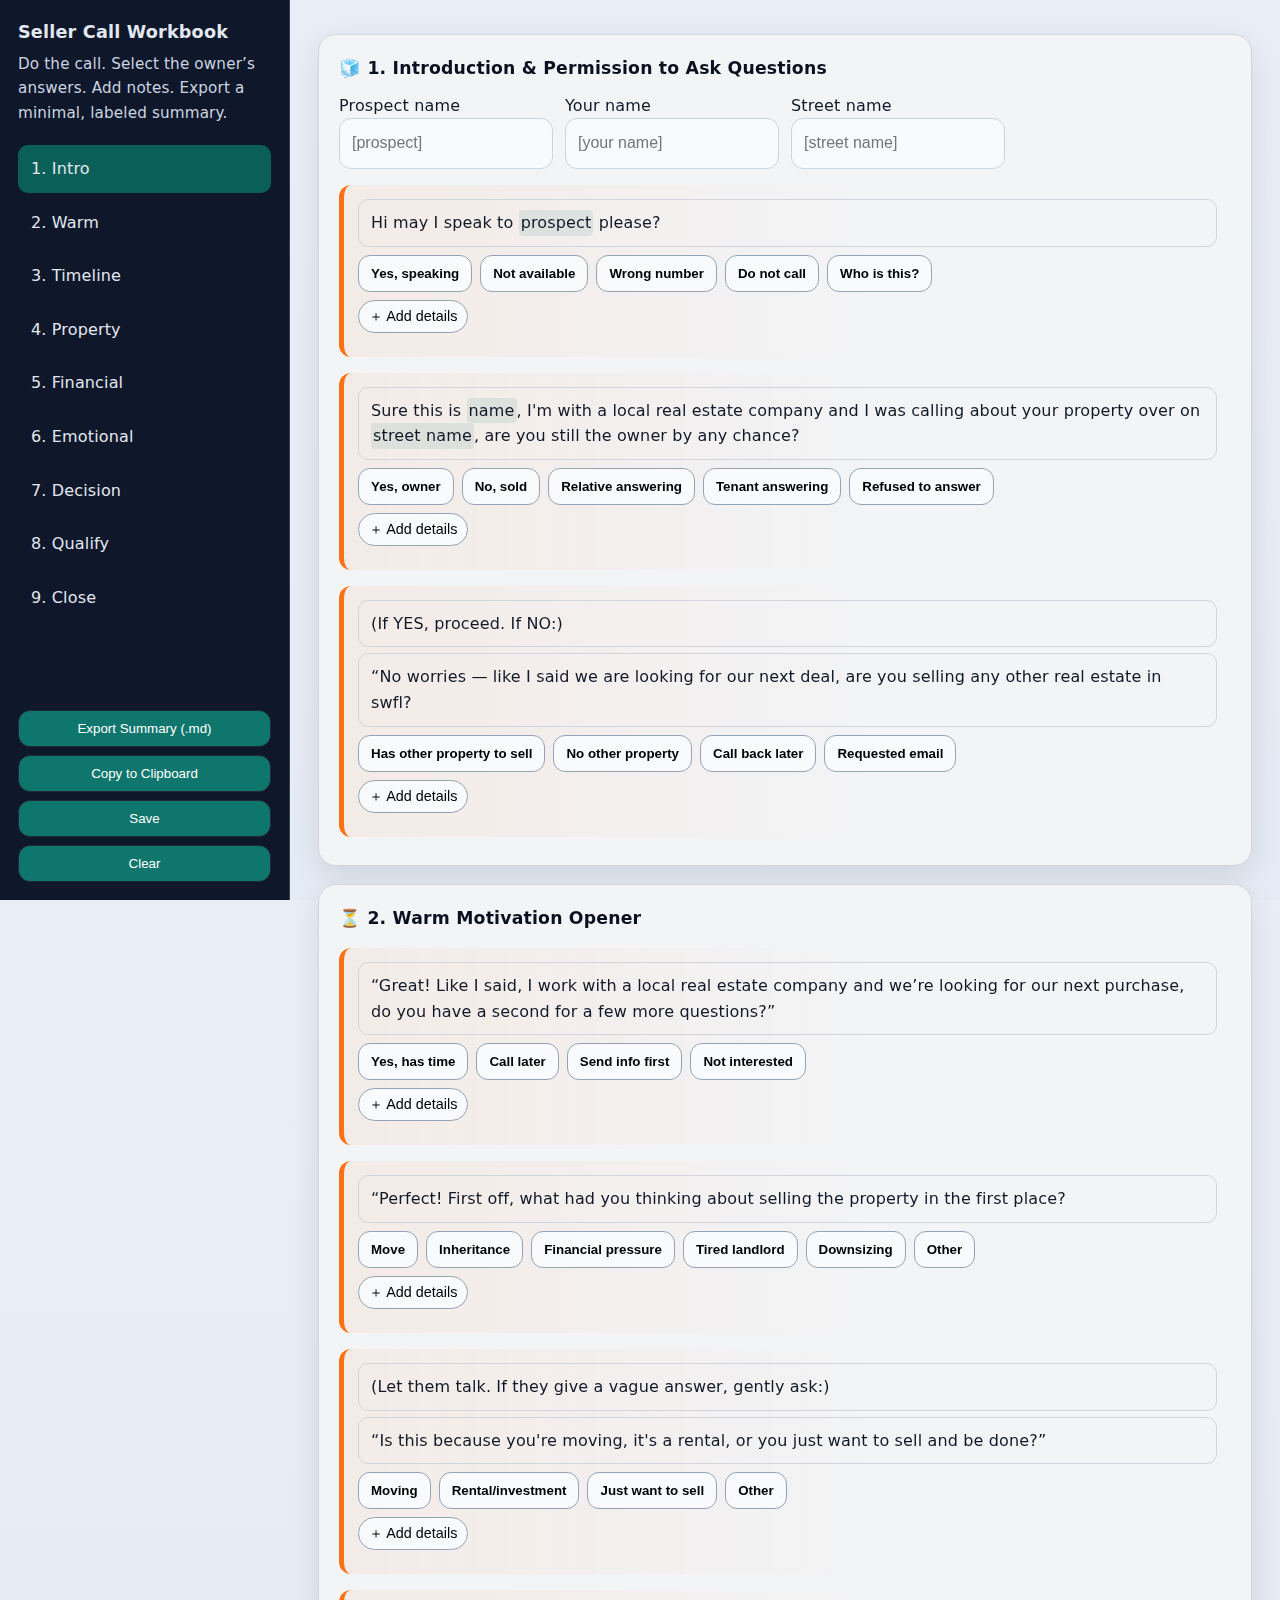
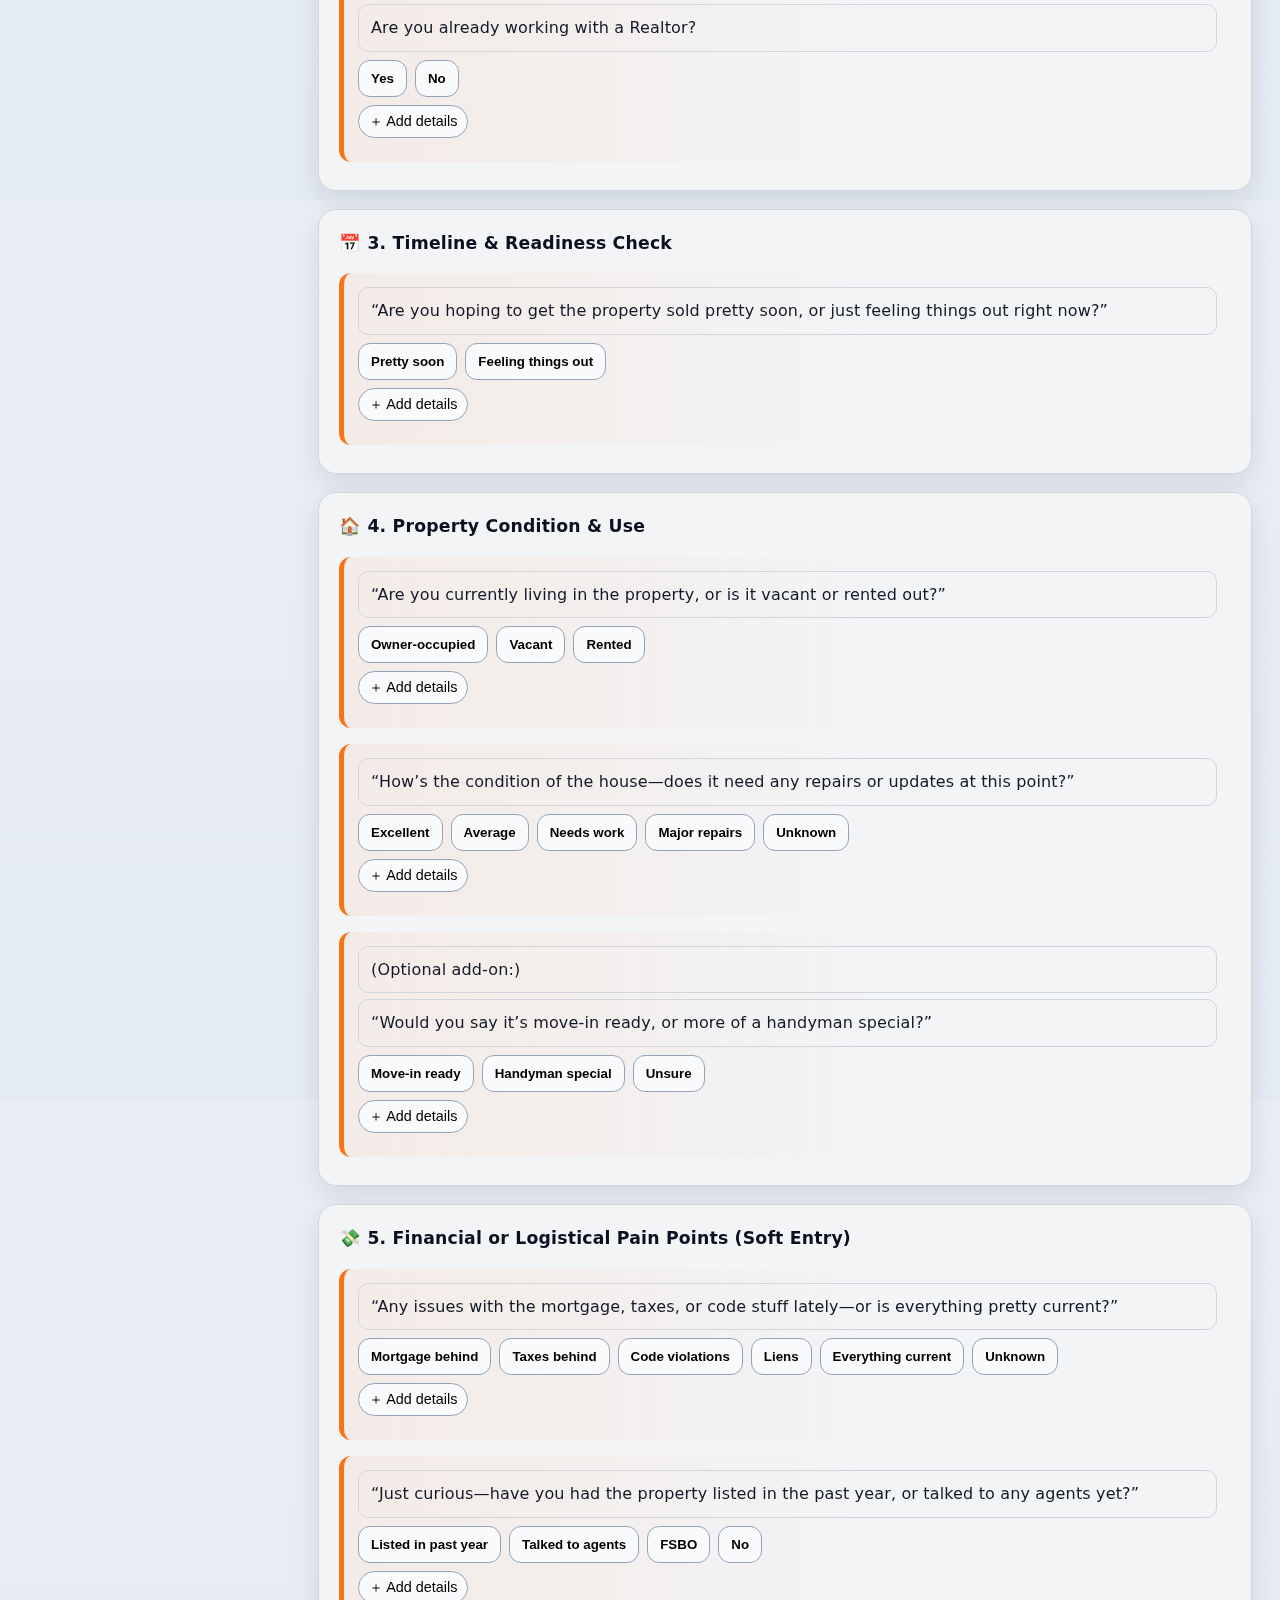
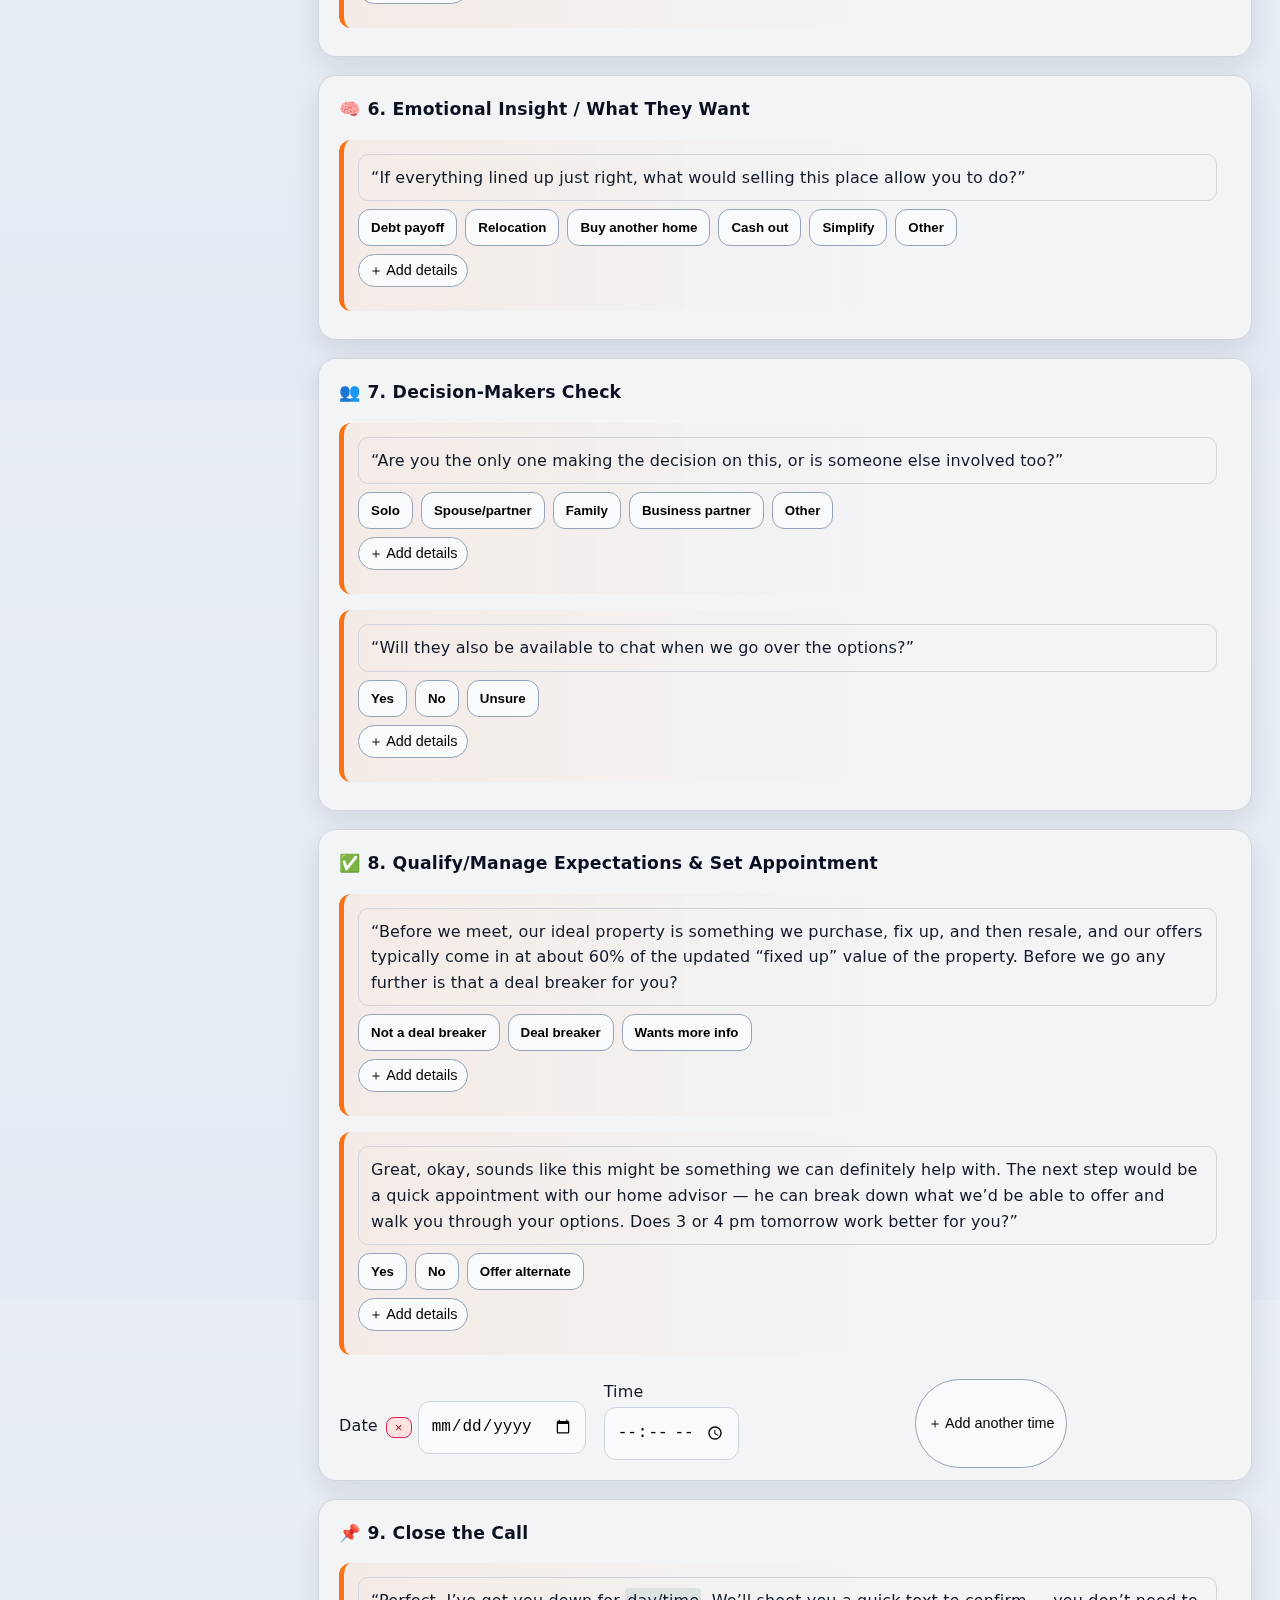
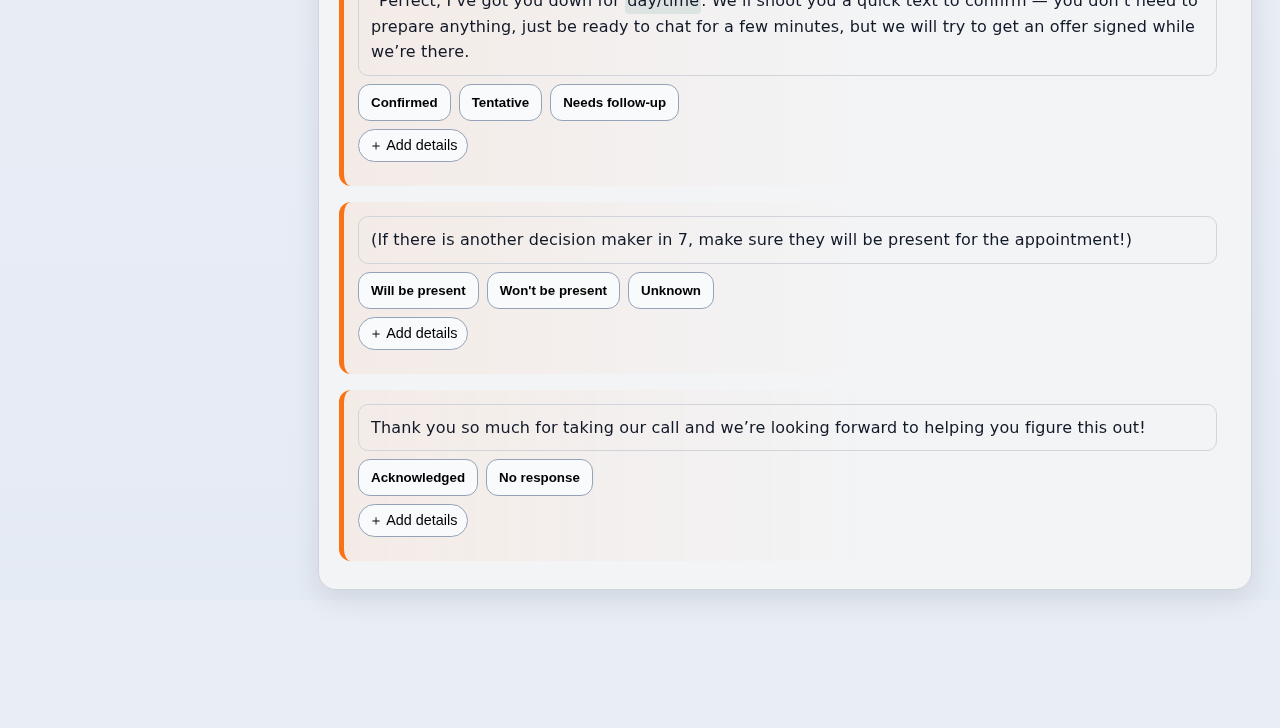
<file: Cold-Call-Workbook/index.html>
<!DOCTYPE html>

<html lang="en">
<head>
<meta charset="utf-8"/>
<meta content="width=device-width, initial-scale=1" name="viewport"/>
<title>Seller Call Workbook v6.12</title>
<link href="styles.css" rel="stylesheet"/>
</head>
<body>
<aside class="sidebar">
<div class="brand">
<h1>Seller Call Workbook</h1>
<p>Do the call. Select the owner’s answers. Add notes. Export a minimal, labeled summary.</p>
</div>
<nav class="toc">
<a href="#intro">1. Intro</a>
<a href="#warm">2. Warm</a>
<a href="#timeline">3. Timeline</a>
<a href="#property">4. Property</a>
<a href="#finance">5. Financial</a>
<a href="#emotional">6. Emotional</a>
<a href="#decision">7. Decision</a>
<a href="#qualify">8. Qualify</a>
<a href="#close">9. Close</a>
</nav>
<div class="side-actions">
<button class="primary" id="export-md">Export Summary (.md)</button>
<button id="copy-md">Copy to Clipboard</button>
<button id="save">Save</button>
<button id="clear">Clear</button>
</div>
</aside>
<main class="content">
<!-- 1. INTRO -->
<section class="card" id="intro">
<h2>🧊 1. Introduction &amp; Permission to Ask Questions</h2>
<div class="grid grid-4">
<label>Prospect name <input data-key="prospect_name" placeholder="[prospect]"/></label>
<label>Your name <input data-key="your_name" placeholder="[your name]"/></label>
<label>Street name <input data-key="street_name" placeholder="[street name]"/></label>
</div>
<div class="q">
<div class="prompt" data-tpl="Hi may I speak to [prospect] please?"></div>
<div class="chips" data-key="q1_speak">
<button data-val="Yes, speaking">Yes, speaking</button>
<button data-val="Not available">Not available</button>
<button data-val="Wrong number">Wrong number</button>
<button data-val="Do not call">Do not call</button>
<button data-val="Who is this?">Who is this?</button>
</div>
<button class="notes-trigger" type="button">＋ Add details</button>
<div class="notes collapsed">
<textarea data-key="q1_notes" placeholder="Additional info for this line"></textarea>
</div>
</div>
<div class="q">
<div class="prompt" data-tpl="Sure this is [name], I'm with a local real estate company and I was calling about your property over on [street name], are you still the owner by any chance?"></div>
<div class="chips" data-key="q3_owner">
<button data-val="Yes, owner">Yes, owner</button>
<button data-val="No, sold">No, sold</button>
<button data-val="Relative answering">Relative answering</button>
<button data-val="Tenant answering">Tenant answering</button>
<button data-val="Refused to answer">Refused to answer</button>
</div>
<button class="notes-trigger" type="button">＋ Add details</button>
<div class="notes collapsed">
<textarea data-key="q3_notes" placeholder="Additional info for this line"></textarea>
</div>
</div>
<div class="q">
<div class="prompt">(If YES, proceed. If NO:)</div>
<div class="prompt" data-tpl="“No worries — like I said we are looking for our next deal, are you selling any other real estate in swfl?"></div>
<div class="chips" data-key="q4_other_props">
<button data-val="Has other property to sell">Has other property to sell</button>
<button data-val="No other property">No other property</button>
<button data-val="Call back later">Call back later</button>
<button data-val="Requested email">Requested email</button>
</div>
<button class="notes-trigger" type="button">＋ Add details</button>
<div class="notes collapsed">
<textarea data-key="q4_notes" placeholder="Additional info for this line"></textarea>
</div>
</div>
</section>
<!-- 2. WARM -->
<section class="card" id="warm">
<h2>⏳ 2. Warm Motivation Opener</h2>




<div class="q">
<div class="prompt">“Great! Like I said, I work with a local real estate company and we’re looking for our next purchase, do you have a second for a few more questions?”</div>
<div class="chips" data-key="q5_time">
<button data-val="Yes, has time">Yes, has time</button>
<button data-val="Call later">Call later</button>
<button data-val="Send info first">Send info first</button>
<button data-val="Not interested">Not interested</button>
</div>
<button class="notes-trigger" type="button">＋ Add details</button>
<div class="notes collapsed">
<textarea data-key="q5_notes" placeholder="Additional info for this line"></textarea>
</div>
</div><div class="q">
<div class="prompt">“Perfect! First off, what had you thinking about selling the property in the first place?</div>
<div class="chips" data-key="q7_reason">
<button data-val="Move">Move</button>
<button data-val="Inheritance">Inheritance</button>
<button data-val="Financial pressure">Financial pressure</button>
<button data-val="Tired landlord">Tired landlord</button>
<button data-val="Downsizing">Downsizing</button>
<button data-val="Other">Other</button>
</div>
<button class="notes-trigger" type="button">＋ Add details</button>
<div class="notes collapsed">
<textarea data-key="motivation_primary" placeholder="Their reason in their words"></textarea>
</div>
</div><div class="q">
<div class="prompt">(Let them talk. If they give a vague answer, gently ask:)</div>
<div class="prompt">“Is this because you're moving, it's a rental, or you just want to sell and be done?”</div>
<div class="chips" data-key="motivation_clarifier">
<button data-val="Moving">Moving</button>
<button data-val="Rental/investment">Rental/investment</button>
<button data-val="Just want to sell">Just want to sell</button>
<button data-val="Other">Other</button>
</div>
<button class="notes-trigger" type="button">＋ Add details</button>
<div class="notes collapsed">
<textarea data-key="motivation_other" placeholder="If other, specify"></textarea>
</div>
</div><div class="q">
<div class="prompt">Are you already working with a Realtor?</div>
<div class="chips" data-key="realtor_already">
<button data-val="Yes">Yes</button>
<button data-val="No">No</button>
</div>
<button class="notes-trigger" type="button">＋ Add details</button>
<div class="notes collapsed">
<textarea data-key="realtor_notes" placeholder="Agent name, brokerage, terms"></textarea>
</div>
</div></section>
<!-- 3. TIMELINE -->
<section class="card" id="timeline">
<h2>📅 3. Timeline &amp; Readiness Check</h2>
<div class="q">
<div class="prompt">“Are you hoping to get the property sold pretty soon, or just feeling things out right now?”</div>
<div class="chips" data-key="timeline_state">
<button data-val="Pretty soon">Pretty soon</button>
<button data-val="Feeling things out">Feeling things out</button>
</div>
<button class="notes-trigger" type="button">＋ Add details</button>
<div class="notes collapsed">
<textarea data-key="timeline_notes" placeholder="Any extra context"></textarea>
</div>
</div>
<div class="q" data-show-if="timeline_state=Pretty soon">
<div class="prompt">“If you could sell it on your terms, how soon would you like that to happen?”</div>
<div class="chips" data-key="timeline_speed">
<button data-val="ASAP">ASAP</button>
<button data-val="~30 days">~30 days</button>
<button data-val="60–90 days">60–90 days</button>
<button data-val="Date specific">Date specific</button>
</div>
<input data-key="timeline_ideal" placeholder="If date specific, type it"/>
<button class="notes-trigger" type="button">＋ Add details</button>
<div class="notes collapsed">
<textarea data-key="timeline_ideal_notes" placeholder="Notes on desired timing"></textarea>
</div>
</div>
</section>
<!-- 4. PROPERTY -->
<section class="card" id="property">
<h2>🏠 4. Property Condition &amp; Use</h2>
<div class="q">
<div class="prompt">“Are you currently living in the property, or is it vacant or rented out?”</div>
<div class="chips" data-key="occupancy">
<button data-val="Owner-occupied">Owner-occupied</button>
<button data-val="Vacant">Vacant</button>
<button data-val="Rented">Rented</button>
</div>
<button class="notes-trigger" type="button">＋ Add details</button>
<div class="notes collapsed">
<textarea data-key="occupancy_notes" placeholder="Names, lease status, access notes"></textarea>
</div>
</div>
<div class="q">
<div class="prompt">“How’s the condition of the house—does it need any repairs or updates at this point?”</div>
<div class="chips" data-key="condition_level">
<button data-val="Excellent">Excellent</button>
<button data-val="Average">Average</button>
<button data-val="Needs work">Needs work</button>
<button data-val="Major repairs">Major repairs</button>
<button data-val="Unknown">Unknown</button>
</div>
<button class="notes-trigger" type="button">＋ Add details</button>
<div class="notes collapsed">
<textarea data-key="condition_repairs" placeholder="Specific repairs or updates"></textarea>
</div>
</div>
<div class="q">
<div class="prompt">(Optional add-on:)</div>
<div class="prompt">“Would you say it’s move-in ready, or more of a handyman special?”</div>
<div class="chips" data-key="condition_grade">
<button data-val="Move-in ready">Move-in ready</button>
<button data-val="Handyman special">Handyman special</button>
<button data-val="Unsure">Unsure</button>
</div>
<button class="notes-trigger" type="button">＋ Add details</button>
<div class="notes collapsed">
<textarea data-key="condition_grade_notes" placeholder="Any detail"></textarea>
</div>
</div>
</section>
<!-- 5. FINANCIAL -->
<section class="card" id="finance">
<h2>💸 5. Financial or Logistical Pain Points (Soft Entry)</h2>
<div class="q">
<div class="prompt">“Any issues with the mortgage, taxes, or code stuff lately—or is everything pretty current?”</div>
<div class="chips" data-key="financial_issues">
<button data-val="Mortgage behind">Mortgage behind</button>
<button data-val="Taxes behind">Taxes behind</button>
<button data-val="Code violations">Code violations</button>
<button data-val="Liens">Liens</button>
<button data-val="Everything current">Everything current</button>
<button data-val="Unknown">Unknown</button>
</div>
<button class="notes-trigger" type="button">＋ Add details</button>
<div class="notes collapsed">
<textarea data-key="financial_notes" placeholder="Amounts, timelines, references"></textarea>
</div>
</div>
<div class="q">
<div class="prompt">“Just curious—have you had the property listed in the past year, or talked to any agents yet?”</div>
<div class="chips" data-key="past_listed">
<button data-val="Listed in past year">Listed in past year</button>
<button data-val="Talked to agents">Talked to agents</button>
<button data-val="FSBO">FSBO</button>
<button data-val="No">No</button>
</div>
<button class="notes-trigger" type="button">＋ Add details</button>
<div class="notes collapsed">
<textarea data-key="past_listed_notes" placeholder="MLS #, dates, price, agent names"></textarea>
</div>
</div>
</section>
<!-- 6. EMOTIONAL -->
<section class="card" id="emotional">
<h2>🧠 6. Emotional Insight / What They Want</h2>
<div class="q">
<div class="prompt">“If everything lined up just right, what would selling this place allow you to do?”</div>
<div class="chips" data-key="emotional_theme">
<button data-val="Debt payoff">Debt payoff</button>
<button data-val="Relocation">Relocation</button>
<button data-val="Buy another home">Buy another home</button>
<button data-val="Cash out">Cash out</button>
<button data-val="Simplify">Simplify</button>
<button data-val="Other">Other</button>
</div>
<button class="notes-trigger" type="button">＋ Add details</button>
<div class="notes collapsed">
<textarea data-key="emotional_why" placeholder="Their 'why' verbatim or summary"></textarea>
</div>
</div>
</section>
<!-- 7. DECISION -->
<section class="card" id="decision">
<h2>👥 7. Decision-Makers Check</h2>
<div class="q">
<div class="prompt">“Are you the only one making the decision on this, or is someone else involved too?”</div>
<div class="chips" data-key="decision_structure">
<button data-val="Solo">Solo</button>
<button data-val="Spouse/partner">Spouse/partner</button>
<button data-val="Family">Family</button>
<button data-val="Business partner">Business partner</button>
<button data-val="Other">Other</button>
</div>
<button class="notes-trigger" type="button">＋ Add details</button>
<div class="notes collapsed">
<textarea data-key="decision_makers" placeholder="Names and roles"></textarea>
</div>
</div>
<div class="q">
<div class="prompt">“Will they also be available to chat when we go over the options?”</div>
<div class="chips" data-key="decision_availability">
<button data-val="Yes">Yes</button>
<button data-val="No">No</button>
<button data-val="Unsure">Unsure</button>
</div>
<button class="notes-trigger" type="button">＋ Add details</button>
<div class="notes collapsed">
<textarea data-key="decision_notes" placeholder="Availability constraints"></textarea>
</div>
</div>
</section>
<!-- 8. QUALIFY -->
<section class="card" id="qualify">
<h2>✅ 8. Qualify/Manage Expectations &amp; Set Appointment</h2>
<div class="q">
<div class="prompt">“Before we meet, our ideal property is something we purchase, fix up, and then resale, and our offers typically come in at about 60% of the updated “fixed up” value of the property. Before we go any further is that a deal breaker for you?</div>
<div class="chips" data-key="sixty_accept">
<button data-val="Not a deal breaker">Not a deal breaker</button>
<button data-val="Deal breaker">Deal breaker</button>
<button data-val="Wants more info">Wants more info</button>
</div>
<button class="notes-trigger" type="button">＋ Add details</button>
<div class="notes collapsed">
<textarea data-key="sixty_notes" placeholder="Reactions or follow-ups"></textarea>
</div>
</div>
<div class="q">
<div class="prompt">Great, okay, sounds like this might be something we can definitely help with. The next step would be a quick appointment with our home advisor — he can break down what we’d be able to offer and walk you through your options. Does 3 or 4 pm tomorrow work better for you?”</div>
<div class="chips" data-key="schedule_now">
<button data-val="Yes">Yes</button>
<button data-val="No">No</button>
<button data-val="Offer alternate">Offer alternate</button>
</div>

<button class="notes-trigger" type="button">＋ Add details</button>
<div class="notes collapsed">
<textarea data-key="qualify_notes" placeholder="Urgency, distress, flexibility"></textarea>
</div>
</div><div class="grid grid-4" id="appt-grid">
<input data-key="day_time" type="hidden"/>
<div class="appt-row" data-index="1">
<div class="datecell"><div class="datehead"><label>Date</label><button class="remove-time" data-index="1" title="Delete this time" type="button">×</button></div><input data-key="day_date_1" type="date"/></div>
<div class="timecell">
<label>Time</label>
<input data-key="day_time_1" type="time"/>
</div>
</div>
<div id="extra-times"></div>
<button class="notes-trigger" id="add-time" type="button">＋ Add another time</button>
</div>
</section>
<!-- 9. CLOSE -->
<section class="card" id="close">
<h2>📌 9. Close the Call</h2>
<div class="q">
<div class="prompt" data-tpl="“Perfect, I’ve got you down for [day/time]. We’ll shoot you a quick text to confirm — you don’t need to prepare anything, just be ready to chat for a few minutes, but we will try to get an offer signed while we’re there."></div>
<div class="chips" data-key="close_confirm">
<button data-val="Confirmed">Confirmed</button>
<button data-val="Tentative">Tentative</button>
<button data-val="Needs follow-up">Needs follow-up</button>
</div>
<button class="notes-trigger" type="button">＋ Add details</button>
<div class="notes collapsed">
<textarea data-key="close_notes" placeholder="Any closing remarks or commitments"></textarea>
</div>
</div>

<div class="q">
<div class="prompt">(If there is another decision maker in 7, make sure they will be present for the appointment!)</div>
<div class="chips" data-key="dm_present">
<button data-val="Will be present">Will be present</button>
<button data-val="Won't be present">Won't be present</button>
<button data-val="Unknown">Unknown</button>
</div>
<button class="notes-trigger" type="button">＋ Add details</button>
<div class="notes collapsed">
<textarea data-key="dm_present_notes" placeholder="Who else should attend"></textarea>
</div>
</div>
<div class="q">
<div class="prompt">Thank you so much for taking our call and we’re looking forward to helping you figure this out!</div>
<div class="chips" data-key="thanks_ack">
<button data-val="Acknowledged">Acknowledged</button>
<button data-val="No response">No response</button>
</div>
<button class="notes-trigger" type="button">＋ Add details</button>
<div class="notes collapsed">
<textarea data-key="thanks_notes" placeholder="Final notes"></textarea>
</div>
</div>
</section>
</main>
<div class="toast hidden" id="toast">Copied to clipboard</div>
<script src="app.js"></script>
</body>
</html>
</file>
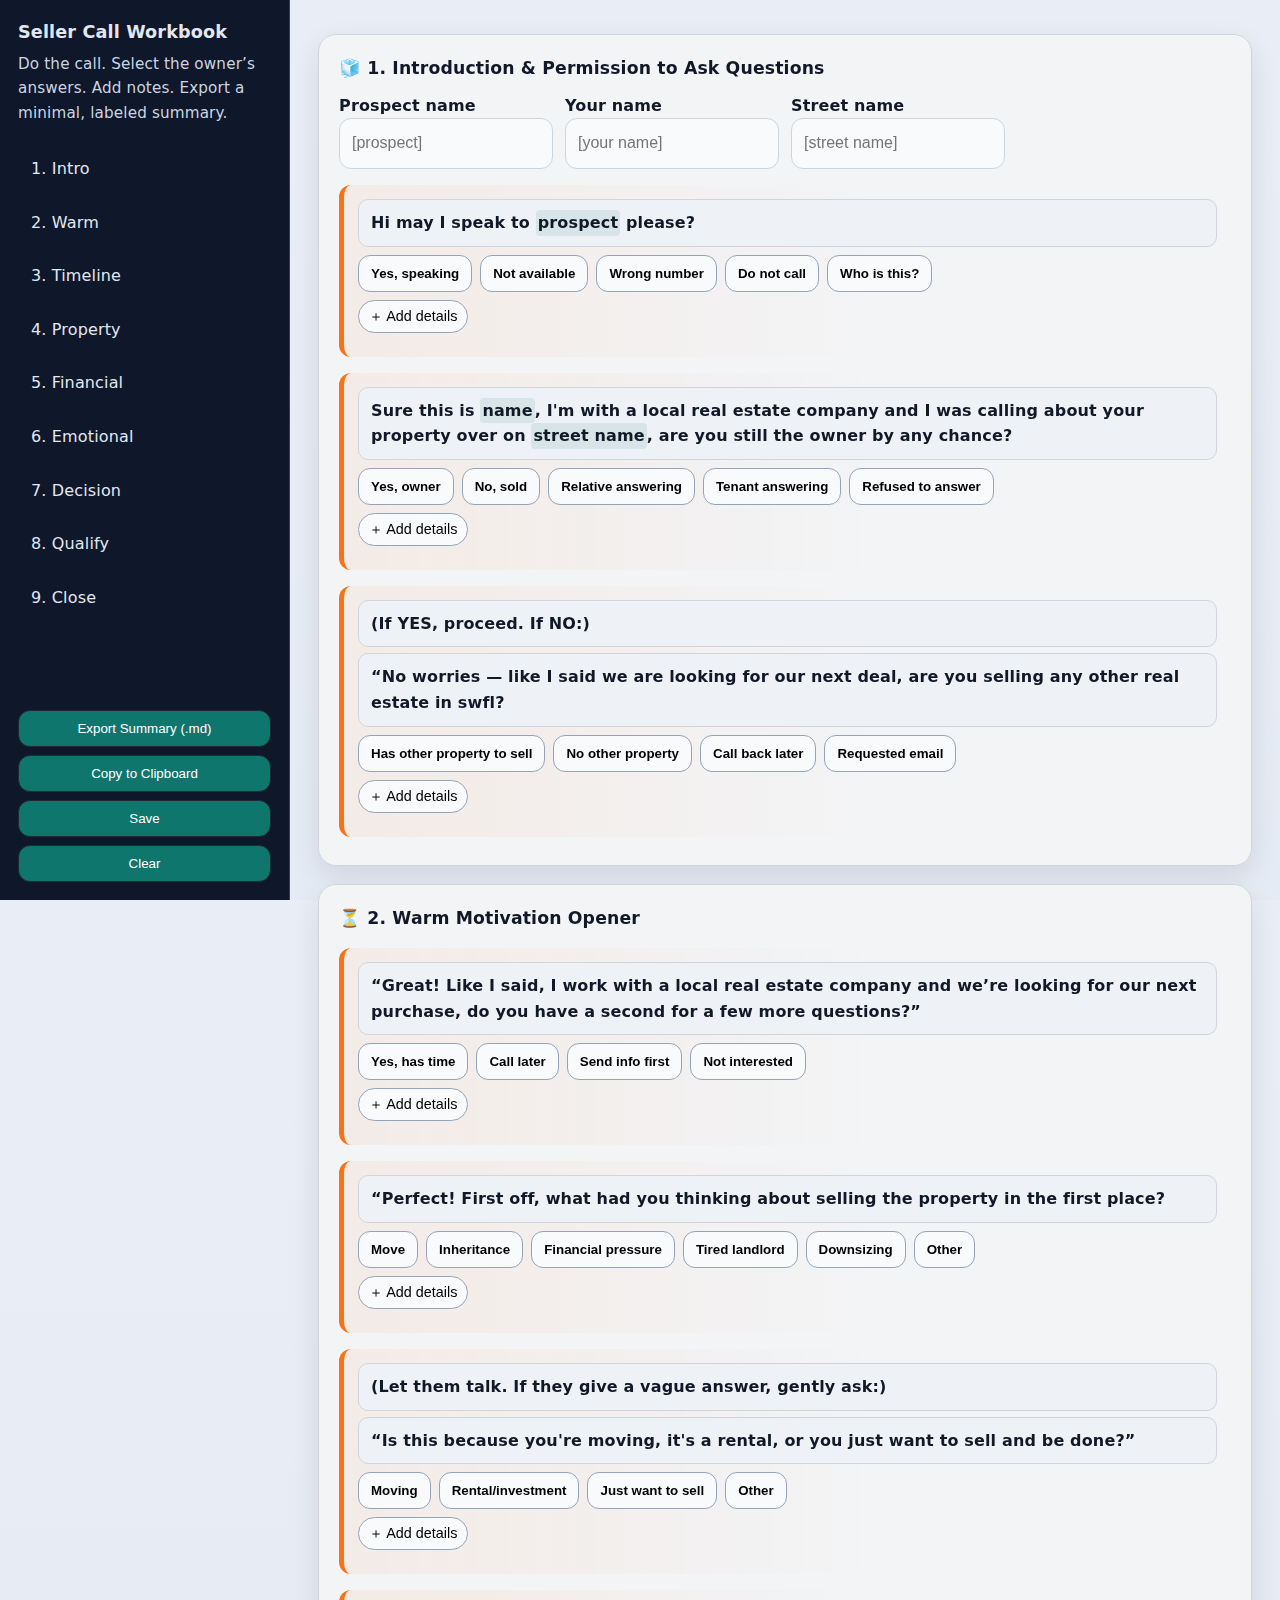
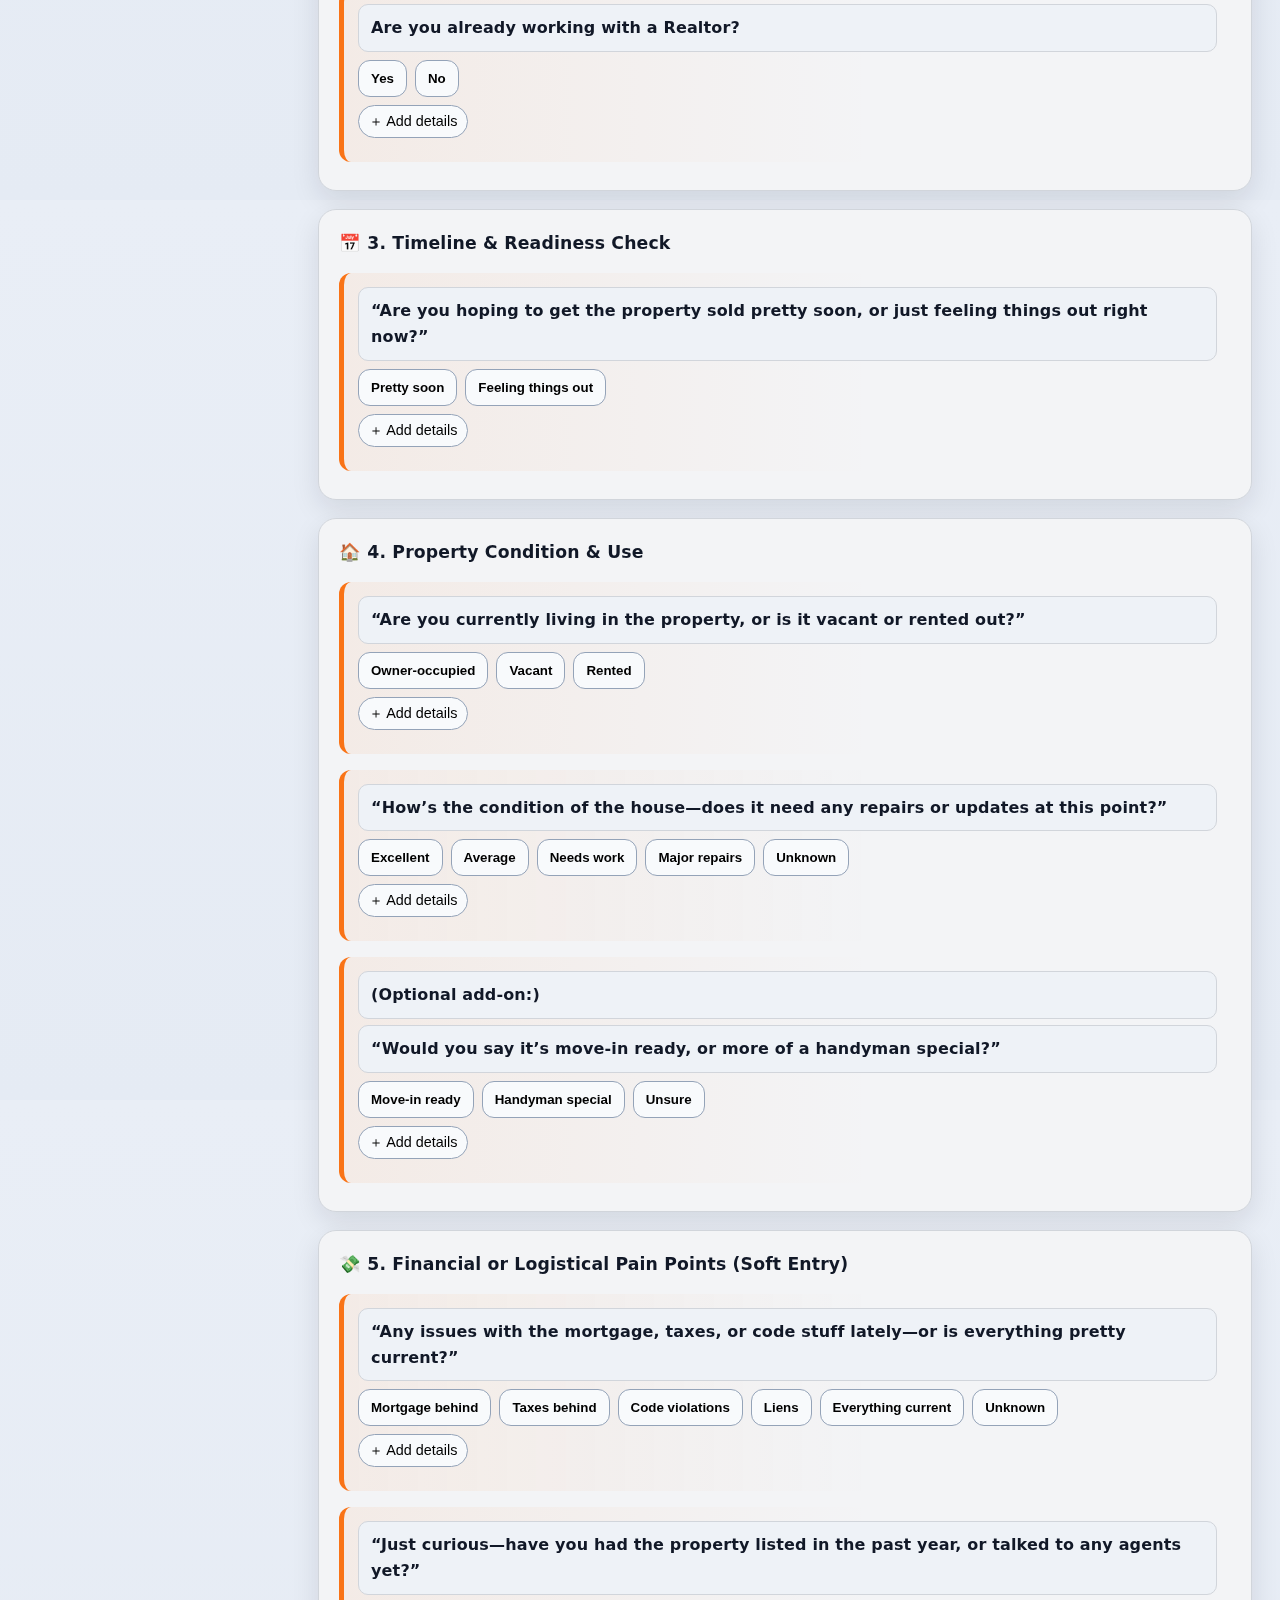
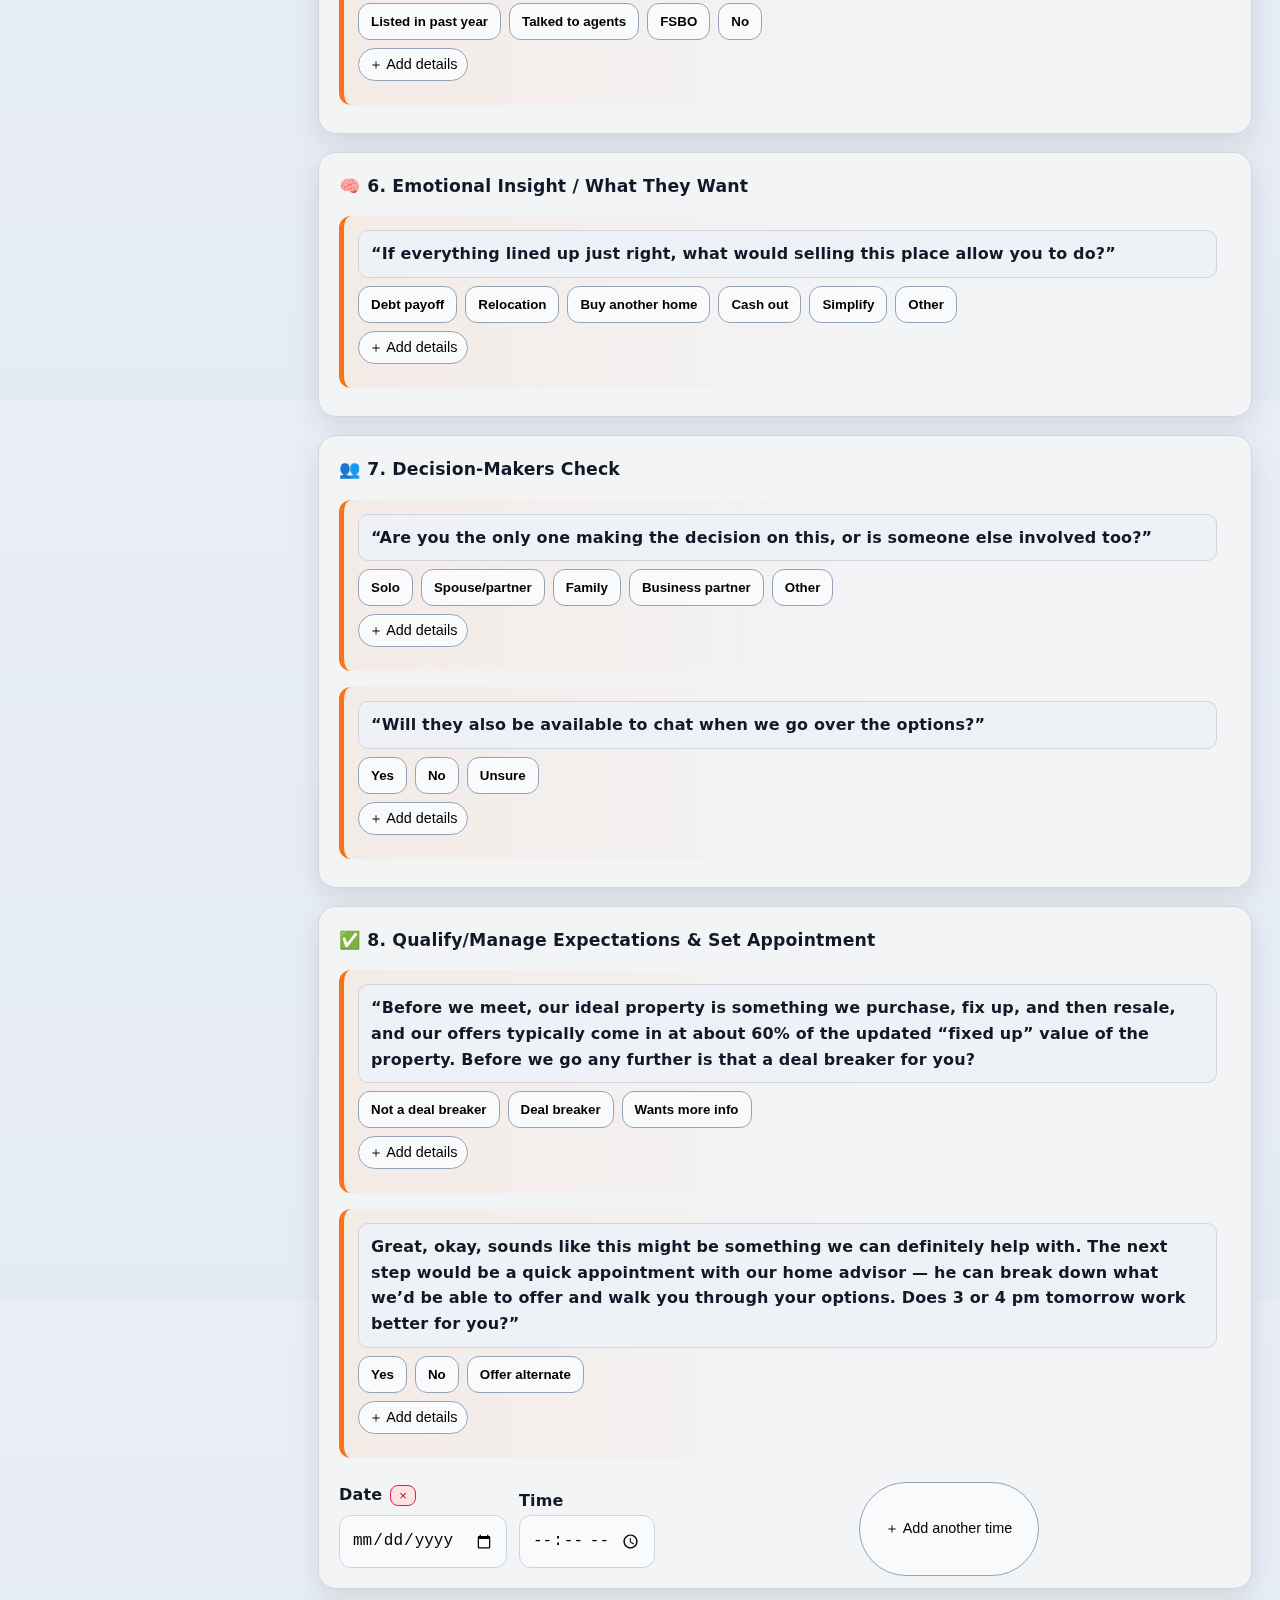
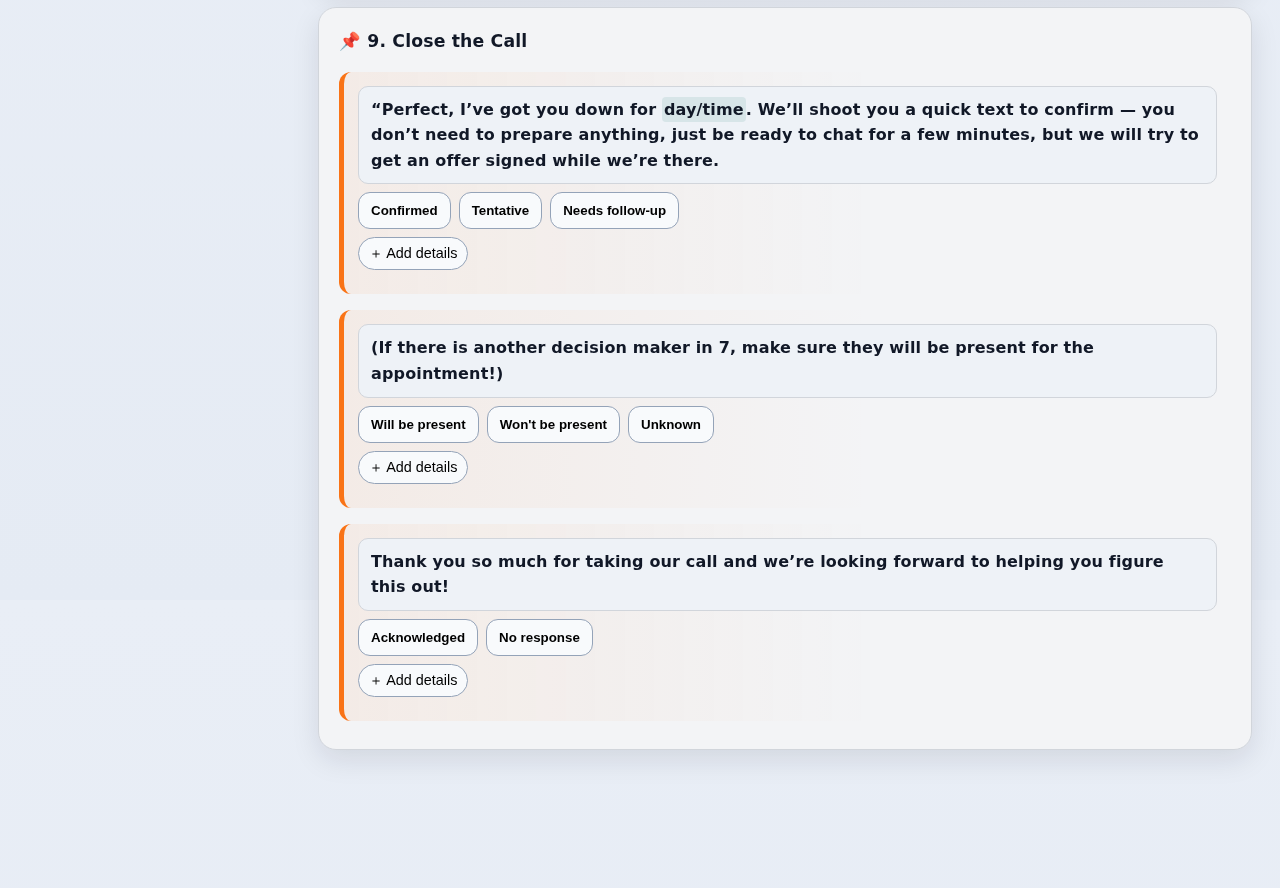
<file: Cold-Calls-Workbook/index.html>
<!doctype html>
<html lang="en">
<head>
  <meta charset="utf-8" />
  <meta name="viewport" content="width=device-width, initial-scale=1" />
  <title>Seller Call Workbook v6.15</title>
  <link rel="stylesheet" href="styles.css" />
</head>
<body>
  <aside class="sidebar">
    <div class="brand">
      <h1>Seller Call Workbook</h1>
      <p>Do the call. Select the owner’s answers. Add notes. Export a minimal, labeled summary.</p>
    </div>
    <nav class="toc">
      <a href="#intro">1. Intro</a>
      <a href="#warm">2. Warm</a>
      <a href="#timeline">3. Timeline</a>
      <a href="#property">4. Property</a>
      <a href="#finance">5. Financial</a>
      <a href="#emotional">6. Emotional</a>
      <a href="#decision">7. Decision</a>
      <a href="#qualify">8. Qualify</a>
      <a href="#close">9. Close</a>
    </nav>
    <div class="side-actions">
      <button id="export-md" class="primary">Export Summary (.md)</button>
      <button id="copy-md">Copy to Clipboard</button>
      <button id="save">Save</button>
      <button id="clear">Clear</button>
    </div>
  </aside>

  <main class="content">
    <!-- 1. INTRO -->
    <section id="intro" class="card">
      <h2>🧊 1. Introduction & Permission to Ask Questions</h2>

      <div class="grid grid-4">
        <label>Prospect name <input data-key="prospect_name" placeholder="[prospect]" /></label>
        <label>Your name <input data-key="your_name" placeholder="[your name]" /></label>
        <label>Street name <input data-key="street_name" placeholder="[street name]" /></label>
      </div>

      <div class="q">
        <div class="prompt" data-tpl="Hi may I speak to [prospect] please?"></div>
        <div class="chips" data-key="q1_speak">
          <button data-val="Yes, speaking">Yes, speaking</button>
          <button data-val="Not available">Not available</button>
          <button data-val="Wrong number">Wrong number</button>
          <button data-val="Do not call">Do not call</button>
          <button data-val="Who is this?">Who is this?</button>
        </div>
        <button type="button" class="notes-trigger">＋ Add details</button>
        <div class="notes collapsed">
          <textarea data-key="q1_notes" placeholder="Additional info for this line"></textarea>
        </div>
      </div>

      <div class="q">
        <div class="prompt" data-tpl="Sure this is [name], I'm with a local real estate company and I was calling about your property over on [street name], are you still the owner by any chance?"></div>
        <div class="chips" data-key="q3_owner">
          <button data-val="Yes, owner">Yes, owner</button>
          <button data-val="No, sold">No, sold</button>
          <button data-val="Relative answering">Relative answering</button>
          <button data-val="Tenant answering">Tenant answering</button>
          <button data-val="Refused to answer">Refused to answer</button>
        </div>
        <button type="button" class="notes-trigger">＋ Add details</button>
        <div class="notes collapsed">
          <textarea data-key="q3_notes" placeholder="Additional info for this line"></textarea>
        </div>
      </div>

      <div class="q">
        <div class="prompt">(If YES, proceed. If NO:)</div>
        <div class="prompt" data-tpl="“No worries — like I said we are looking for our next deal, are you selling any other real estate in swfl?"></div>
        <div class="chips" data-key="q4_other_props">
          <button data-val="Has other property to sell">Has other property to sell</button>
          <button data-val="No other property">No other property</button>
          <button data-val="Call back later">Call back later</button>
          <button data-val="Requested email">Requested email</button>
        </div>
        <button type="button" class="notes-trigger">＋ Add details</button>
        <div class="notes collapsed">
          <textarea data-key="q4_notes" placeholder="Additional info for this line"></textarea>
        </div>
      </div>
    </section>

    <!-- 2. WARM -->
    <section id="warm" class="card">
      <h2>⏳ 2. Warm Motivation Opener</h2>

      <div class="q">
        <div class="prompt">“Great! Like I said, I work with a local real estate company and we’re looking for our next purchase, do you have a second for a few more questions?”</div>
        <div class="chips" data-key="q5_time">
          <button data-val="Yes, has time">Yes, has time</button>
          <button data-val="Call later">Call later</button>
          <button data-val="Send info first">Send info first</button>
          <button data-val="Not interested">Not interested</button>
        </div>
        <button type="button" class="notes-trigger">＋ Add details</button>
        <div class="notes collapsed">
          <textarea data-key="q5_notes" placeholder="Additional info for this line"></textarea>
        </div>
      </div>

      <div class="q">
        <div class="prompt">“Perfect! First off, what had you thinking about selling the property in the first place?</div>
        <div class="chips" data-key="q7_reason">
          <button data-val="Move">Move</button>
          <button data-val="Inheritance">Inheritance</button>
          <button data-val="Financial pressure">Financial pressure</button>
          <button data-val="Tired landlord">Tired landlord</button>
          <button data-val="Downsizing">Downsizing</button>
          <button data-val="Other">Other</button>
        </div>
        <button type="button" class="notes-trigger">＋ Add details</button>
        <div class="notes collapsed">
          <textarea data-key="motivation_primary" placeholder="Their reason in their words"></textarea>
        </div>
      </div>

      <div class="q">
        <div class="prompt">(Let them talk. If they give a vague answer, gently ask:)</div>
        <div class="prompt">“Is this because you're moving, it's a rental, or you just want to sell and be done?”</div>
        <div class="chips" data-key="motivation_clarifier">
          <button data-val="Moving">Moving</button>
          <button data-val="Rental/investment">Rental/investment</button>
          <button data-val="Just want to sell">Just want to sell</button>
          <button data-val="Other">Other</button>
        </div>
        <button type="button" class="notes-trigger">＋ Add details</button>
        <div class="notes collapsed">
          <textarea data-key="motivation_other" placeholder="If other, specify"></textarea>
        </div>
      </div>

      <div class="q">
        <div class="prompt">Are you already working with a Realtor?</div>
        <div class="chips" data-key="realtor_already">
          <button data-val="Yes">Yes</button>
          <button data-val="No">No</button>
        </div>
        <button type="button" class="notes-trigger">＋ Add details</button>
        <div class="notes collapsed">
          <textarea data-key="realtor_notes" placeholder="Agent name, brokerage, terms"></textarea>
        </div>
      </div>
    </section>

    <!-- 3. TIMELINE -->
    <section id="timeline" class="card">
      <h2>📅 3. Timeline & Readiness Check</h2>

      <div class="q">
        <div class="prompt">“Are you hoping to get the property sold pretty soon, or just feeling things out right now?”</div>
        <div class="chips" data-key="timeline_state">
          <button data-val="Pretty soon">Pretty soon</button>
          <button data-val="Feeling things out">Feeling things out</button>
        </div>
        <button type="button" class="notes-trigger">＋ Add details</button>
        <div class="notes collapsed">
          <textarea data-key="timeline_notes" placeholder="Any extra context"></textarea>
        </div>
      </div>

      <div class="q" data-show-if="timeline_state=Pretty soon">
        <div class="prompt">“If you could sell it on your terms, how soon would you like that to happen?”</div>
        <div class="chips" data-key="timeline_speed">
          <button data-val="ASAP">ASAP</button>
          <button data-val="~30 days">~30 days</button>
          <button data-val="60–90 days">60–90 days</button>
          <button data-val="Date specific">Date specific</button>
        </div>
        <input data-key="timeline_ideal" placeholder="If date specific, type it" />
        <button type="button" class="notes-trigger">＋ Add details</button>
        <div class="notes collapsed">
          <textarea data-key="timeline_ideal_notes" placeholder="Notes on desired timing"></textarea>
        </div>
      </div>
    </section>

    <!-- 4. PROPERTY -->
    <section id="property" class="card">
      <h2>🏠 4. Property Condition & Use</h2>

      <div class="q">
        <div class="prompt">“Are you currently living in the property, or is it vacant or rented out?”</div>
        <div class="chips" data-key="occupancy">
          <button data-val="Owner-occupied">Owner-occupied</button>
          <button data-val="Vacant">Vacant</button>
          <button data-val="Rented">Rented</button>
        </div>
        <button type="button" class="notes-trigger">＋ Add details</button>
        <div class="notes collapsed">
          <textarea data-key="occupancy_notes" placeholder="Names, lease status, access notes"></textarea>
        </div>
      </div>

      <div class="q">
        <div class="prompt">“How’s the condition of the house—does it need any repairs or updates at this point?”</div>
        <div class="chips" data-key="condition_level">
          <button data-val="Excellent">Excellent</button>
          <button data-val="Average">Average</button>
          <button data-val="Needs work">Needs work</button>
          <button data-val="Major repairs">Major repairs</button>
          <button data-val="Unknown">Unknown</button>
        </div>
        <button type="button" class="notes-trigger">＋ Add details</button>
        <div class="notes collapsed">
          <textarea data-key="condition_repairs" placeholder="Specific repairs or updates"></textarea>
        </div>
      </div>

      <div class="q">
        <div class="prompt">(Optional add-on:)</div>
        <div class="prompt">“Would you say it’s move-in ready, or more of a handyman special?”</div>
        <div class="chips" data-key="condition_grade">
          <button data-val="Move-in ready">Move-in ready</button>
          <button data-val="Handyman special">Handyman special</button>
          <button data-val="Unsure">Unsure</button>
        </div>
        <button type="button" class="notes-trigger">＋ Add details</button>
        <div class="notes collapsed">
          <textarea data-key="condition_grade_notes" placeholder="Any detail"></textarea>
        </div>
      </div>
    </section>

    <!-- 5. FINANCIAL -->
    <section id="finance" class="card">
      <h2>💸 5. Financial or Logistical Pain Points (Soft Entry)</h2>

      <div class="q">
        <div class="prompt">“Any issues with the mortgage, taxes, or code stuff lately—or is everything pretty current?”</div>
        <div class="chips" data-key="financial_issues">
          <button data-val="Mortgage behind">Mortgage behind</button>
          <button data-val="Taxes behind">Taxes behind</button>
          <button data-val="Code violations">Code violations</button>
          <button data-val="Liens">Liens</button>
          <button data-val="Everything current">Everything current</button>
          <button data-val="Unknown">Unknown</button>
        </div>
        <button type="button" class="notes-trigger">＋ Add details</button>
        <div class="notes collapsed">
          <textarea data-key="financial_notes" placeholder="Amounts, timelines, references"></textarea>
        </div>
      </div>

      <div class="q">
        <div class="prompt">“Just curious—have you had the property listed in the past year, or talked to any agents yet?”</div>
        <div class="chips" data-key="past_listed">
          <button data-val="Listed in past year">Listed in past year</button>
          <button data-val="Talked to agents">Talked to agents</button>
          <button data-val="FSBO">FSBO</button>
          <button data-val="No">No</button>
        </div>
        <button type="button" class="notes-trigger">＋ Add details</button>
        <div class="notes collapsed">
          <textarea data-key="past_listed_notes" placeholder="MLS #, dates, price, agent names"></textarea>
        </div>
      </div>
    </section>

    <!-- 6. EMOTIONAL -->
    <section id="emotional" class="card">
      <h2>🧠 6. Emotional Insight / What They Want</h2>
      <div class="q">
        <div class="prompt">“If everything lined up just right, what would selling this place allow you to do?”</div>
        <div class="chips" data-key="emotional_theme">
          <button data-val="Debt payoff">Debt payoff</button>
          <button data-val="Relocation">Relocation</button>
          <button data-val="Buy another home">Buy another home</button>
          <button data-val="Cash out">Cash out</button>
          <button data-val="Simplify">Simplify</button>
          <button data-val="Other">Other</button>
        </div>
        <button type="button" class="notes-trigger">＋ Add details</button>
        <div class="notes collapsed">
          <textarea data-key="emotional_why" placeholder="Their 'why' verbatim or summary"></textarea>
        </div>
      </div>
    </section>

    <!-- 7. DECISION -->
    <section id="decision" class="card">
      <h2>👥 7. Decision-Makers Check</h2>

      <div class="q">
        <div class="prompt">“Are you the only one making the decision on this, or is someone else involved too?”</div>
        <div class="chips" data-key="decision_structure">
          <button data-val="Solo">Solo</button>
          <button data-val="Spouse/partner">Spouse/partner</button>
          <button data-val="Family">Family</button>
          <button data-val="Business partner">Business partner</button>
          <button data-val="Other">Other</button>
        </div>
        <button type="button" class="notes-trigger">＋ Add details</button>
        <div class="notes collapsed">
          <textarea data-key="decision_makers" placeholder="Names and roles"></textarea>
        </div>
      </div>

      <div class="q">
        <div class="prompt">“Will they also be available to chat when we go over the options?”</div>
        <div class="chips" data-key="decision_availability">
          <button data-val="Yes">Yes</button>
          <button data-val="No">No</button>
          <button data-val="Unsure">Unsure</button>
        </div>
        <button type="button" class="notes-trigger">＋ Add details</button>
        <div class="notes collapsed">
          <textarea data-key="decision_notes" placeholder="Availability constraints"></textarea>
        </div>
      </div>
    </section>

    <!-- 8. QUALIFY -->
    <section id="qualify" class="card">
      <h2>✅ 8. Qualify/Manage Expectations & Set Appointment</h2>

      <div class="q">
        <div class="prompt">“Before we meet, our ideal property is something we purchase, fix up, and then resale, and our offers typically come in at about 60% of the updated “fixed up” value of the property. Before we go any further is that a deal breaker for you?</div>
        <div class="chips" data-key="sixty_accept">
          <button data-val="Not a deal breaker">Not a deal breaker</button>
          <button data-val="Deal breaker">Deal breaker</button>
          <button data-val="Wants more info">Wants more info</button>
        </div>
        <button type="button" class="notes-trigger">＋ Add details</button>
        <div class="notes collapsed">
          <textarea data-key="sixty_notes" placeholder="Reactions or follow-ups"></textarea>
        </div>
      </div>

      <div class="q">
        <div class="prompt">Great, okay, sounds like this might be something we can definitely help with. The next step would be a quick appointment with our home advisor — he can break down what we’d be able to offer and walk you through your options. Does 3 or 4 pm tomorrow work better for you?”</div>
        <div class="chips" data-key="schedule_now">
          <button data-val="Yes">Yes</button>
          <button data-val="No">No</button>
          <button data-val="Offer alternate">Offer alternate</button>
        </div>
        <button type="button" class="notes-trigger">＋ Add details</button>
        <div class="notes collapsed">
          <textarea data-key="qualify_notes" placeholder="Urgency, distress, flexibility"></textarea>
        </div>
      </div>

      <div class="grid grid-4" id="appt-grid">
        <input type="hidden" data-key="day_time" />
        <div class="appt-row" data-index="1">
          <div class="datecell">
            <div class="datehead">
              <label>Date</label>
              <button type="button" class="remove-time" data-index="1" title="Delete this time">×</button>
            </div>
            <input type="date" data-key="day_date_1" />
          </div>
          <div class="timecell">
            <label>Time</label>
            <input type="time" data-key="day_time_1" />
          </div>
        </div>
        <div id="extra-times"></div>
        <button type="button" id="add-time" class="notes-trigger">＋ Add another time</button>
      </div>
    </section>

    <!-- 9. CLOSE -->
    <section id="close" class="card">
      <h2>📌 9. Close the Call</h2>

      <div class="q">
        <div class="prompt" data-tpl="“Perfect, I’ve got you down for [day/time]. We’ll shoot you a quick text to confirm — you don’t need to prepare anything, just be ready to chat for a few minutes, but we will try to get an offer signed while we’re there."></div>
        <div class="chips" data-key="close_confirm">
          <button data-val="Confirmed">Confirmed</button>
          <button data-val="Tentative">Tentative</button>
          <button data-val="Needs follow-up">Needs follow-up</button>
        </div>
        <button type="button" class="notes-trigger">＋ Add details</button>
        <div class="notes collapsed">
          <textarea data-key="close_notes" placeholder="Any closing remarks or commitments"></textarea>
        </div>
      </div>

      <div class="q">
        <div class="prompt">(If there is another decision maker in 7, make sure they will be present for the appointment!)</div>
        <div class="chips" data-key="dm_present">
          <button data-val="Will be present">Will be present</button>
          <button data-val="Won't be present">Won't be present</button>
          <button data-val="Unknown">Unknown</button>
        </div>
        <button type="button" class="notes-trigger">＋ Add details</button>
        <div class="notes collapsed">
          <textarea data-key="dm_present_notes" placeholder="Who else should attend"></textarea>
        </div>
      </div>

      <div class="q">
        <div class="prompt">Thank you so much for taking our call and we’re looking forward to helping you figure this out!</div>
        <div class="chips" data-key="thanks_ack">
          <button data-val="Acknowledged">Acknowledged</button>
          <button data-val="No response">No response</button>
        </div>
        <button type="button" class="notes-trigger">＋ Add details</button>
        <div class="notes collapsed">
          <textarea data-key="thanks_notes" placeholder="Final notes"></textarea>
        </div>
      </div>
    </section>
  </main>

  <div id="toast" class="toast hidden">Copied to clipboard</div>

  <script src="app.js"></script>
</body>
</html>
</file>
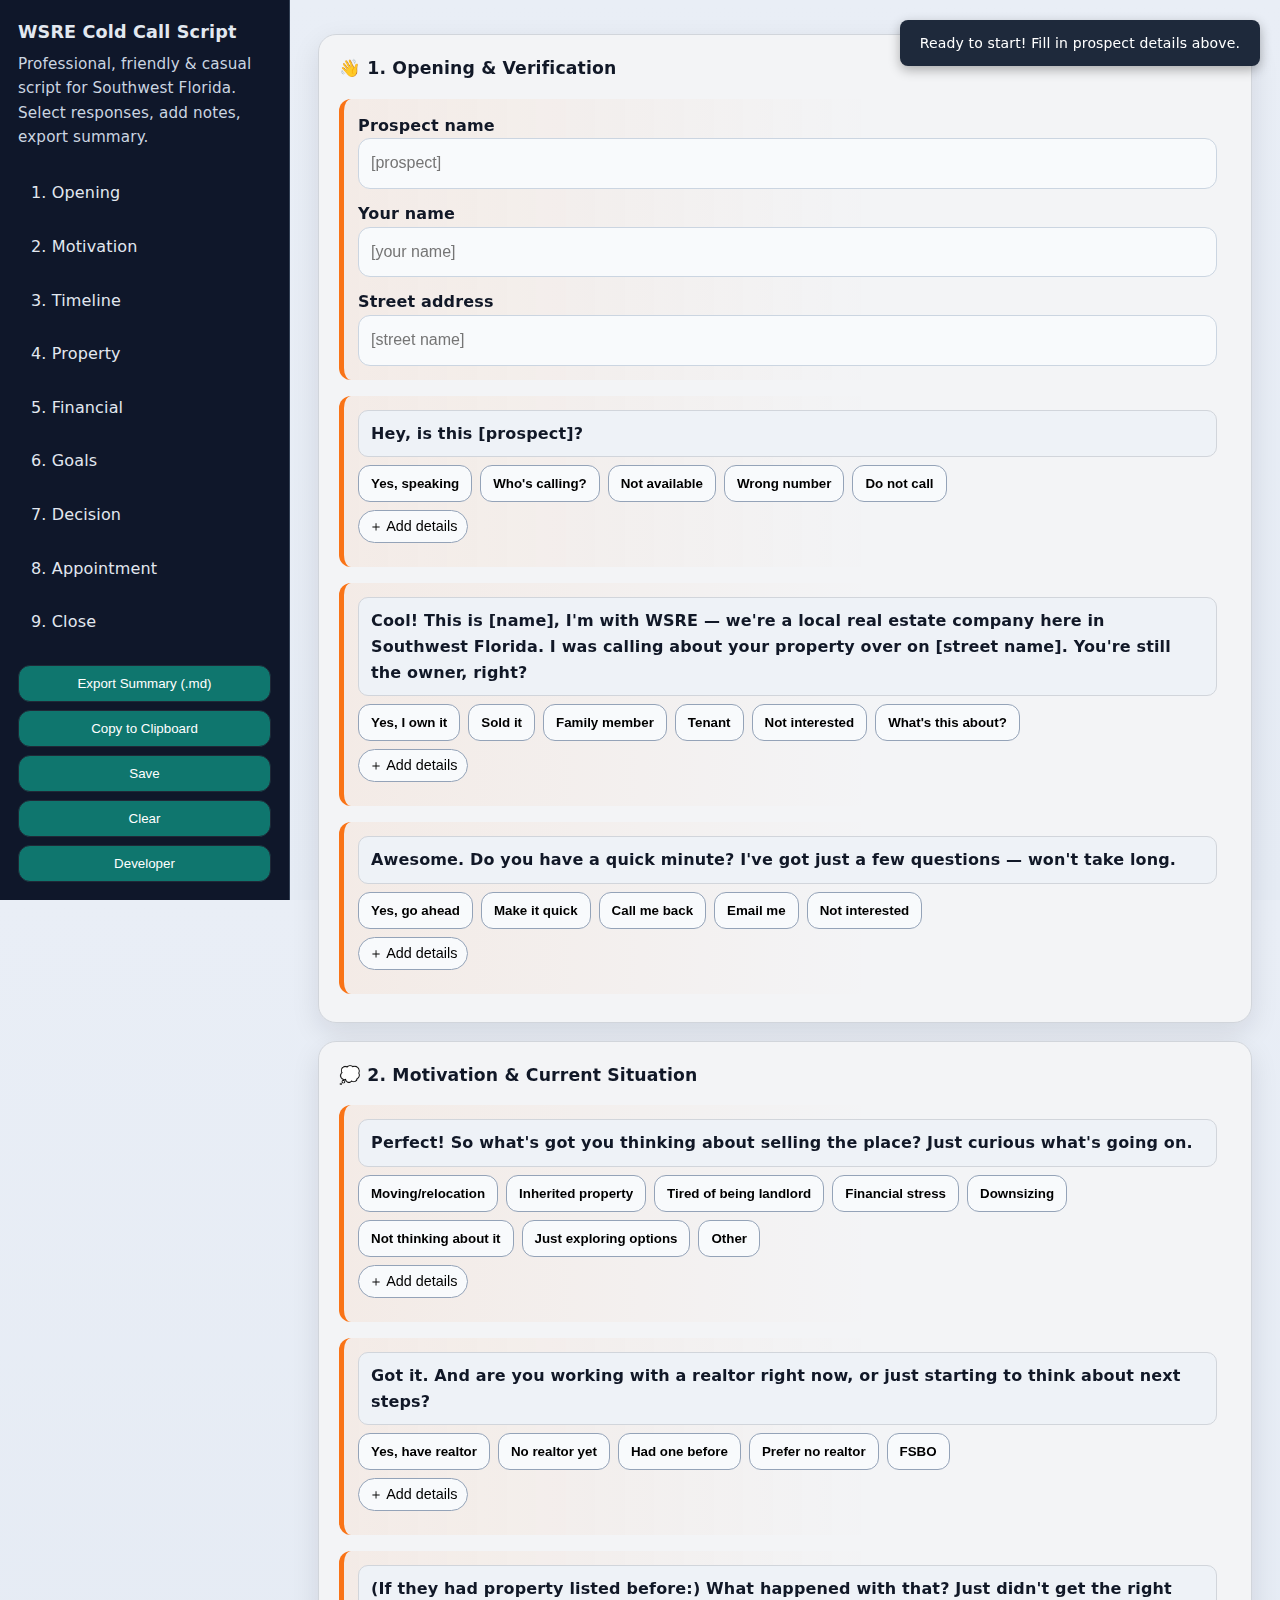
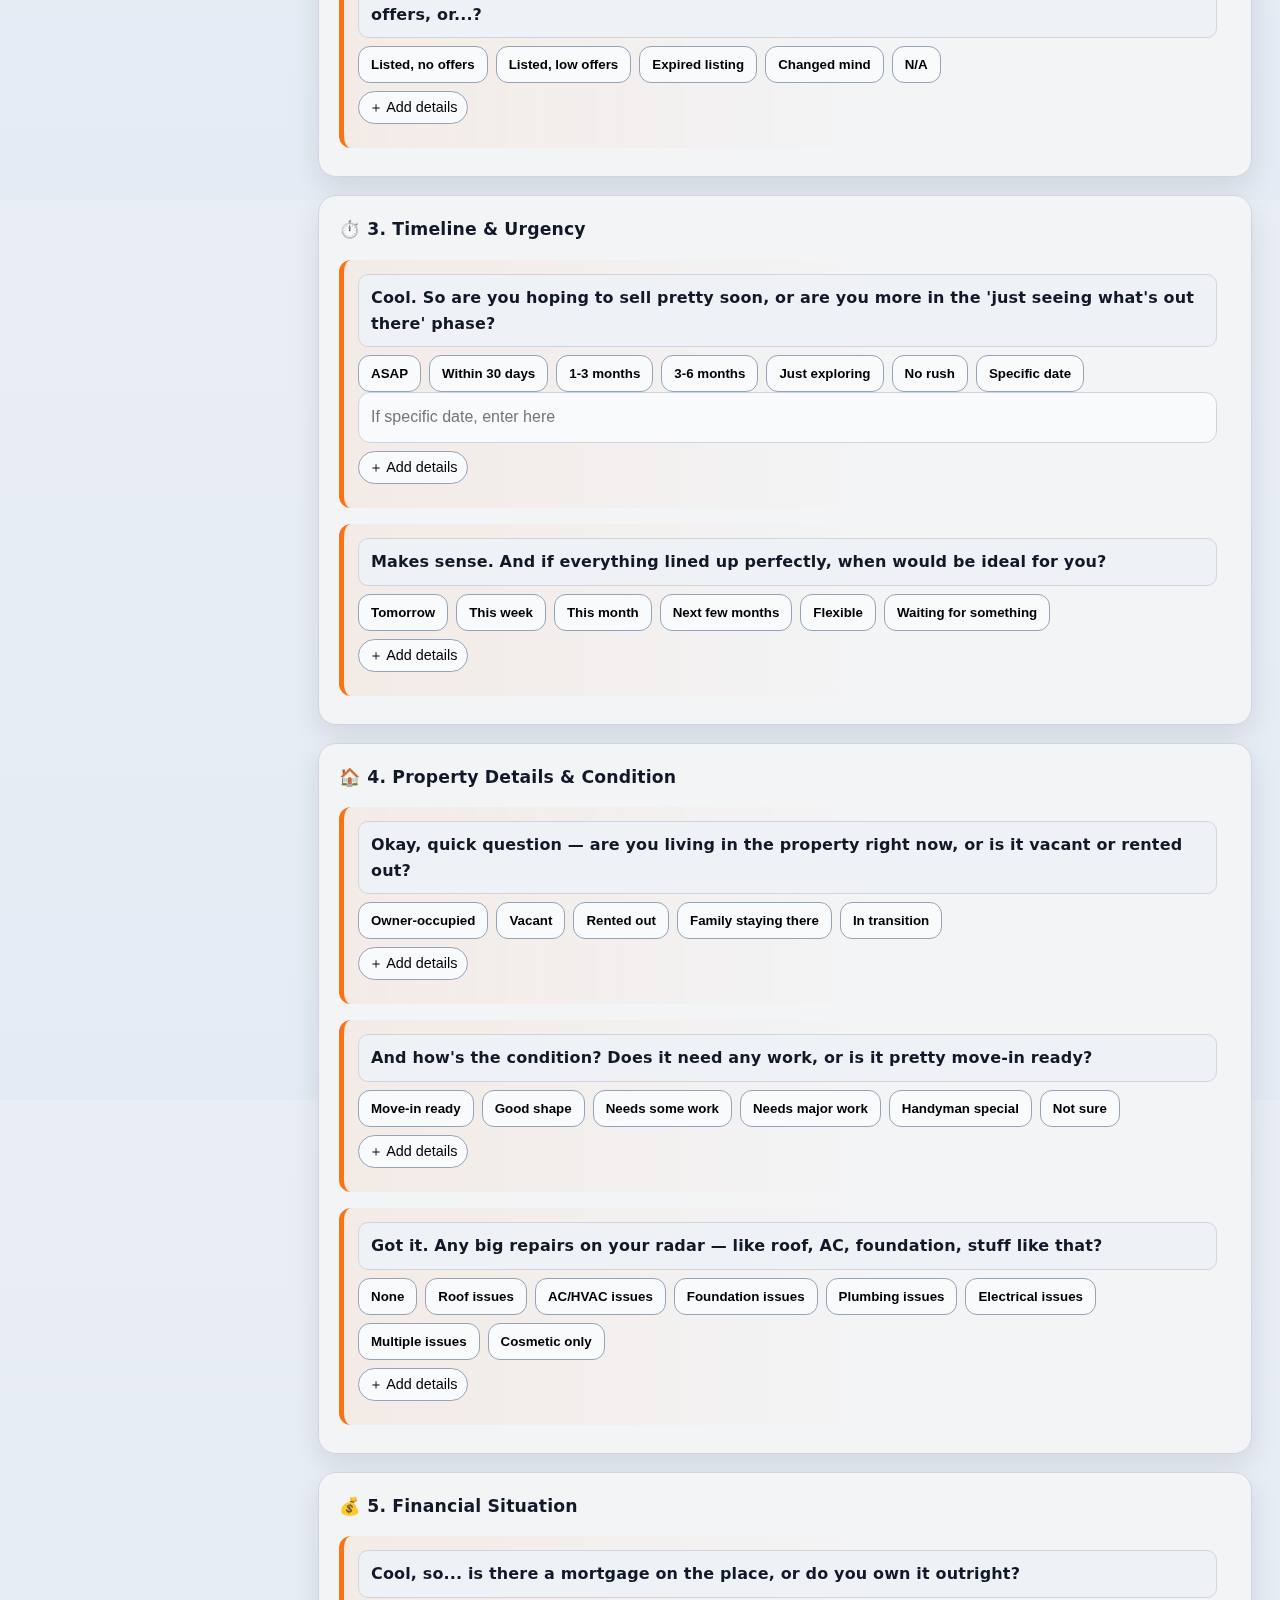
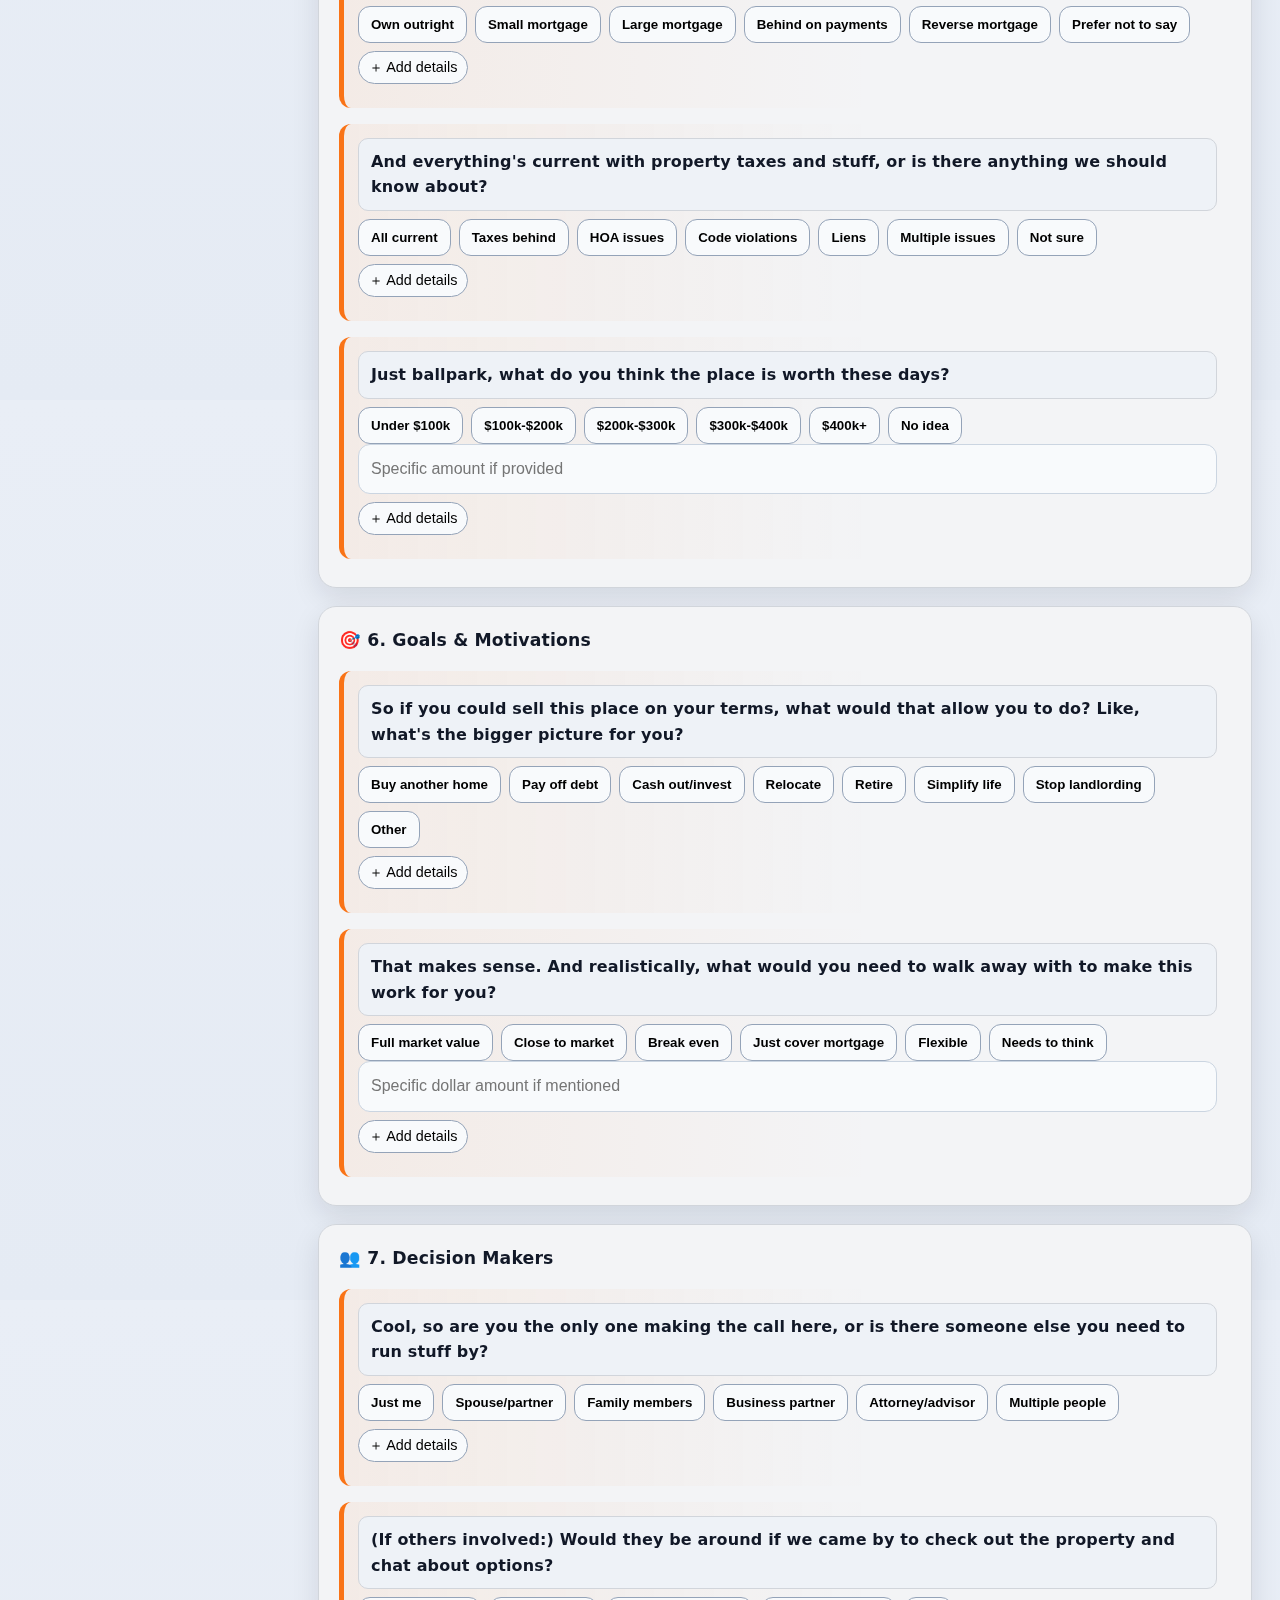
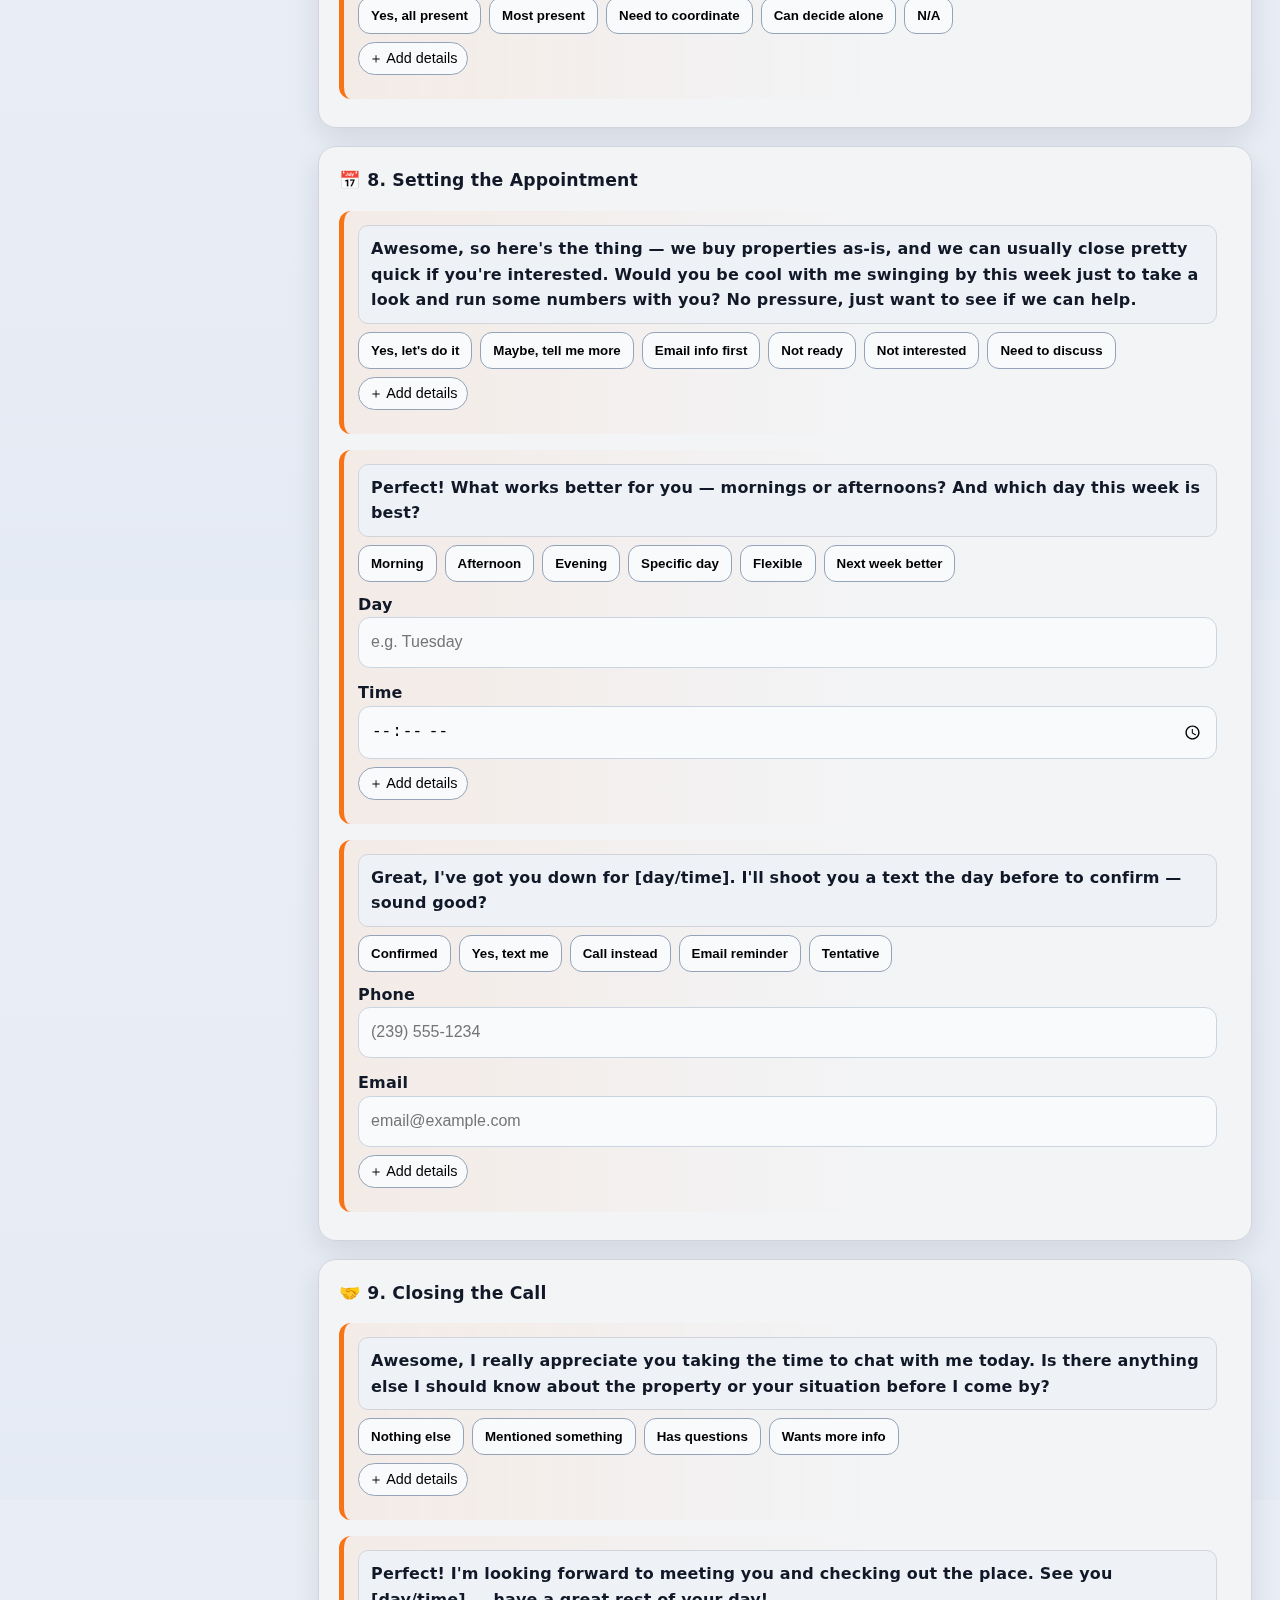
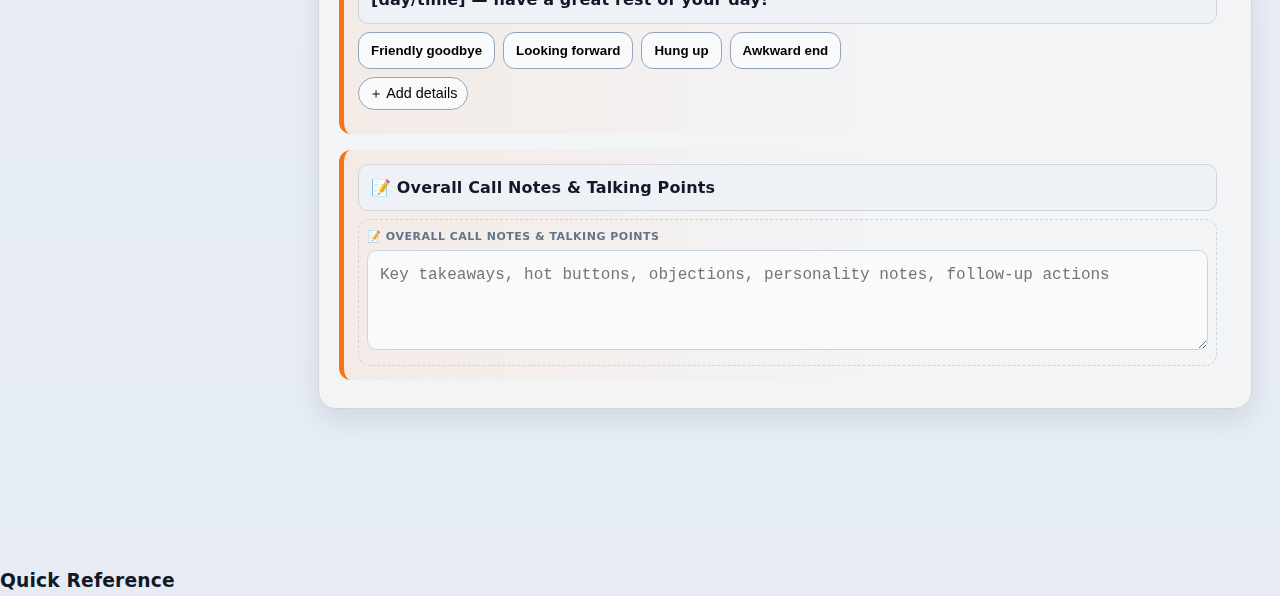
<file: Cold-Calls-Workbook/index-new.html>
<!doctype html>
<html lang="en">
<head>
  <meta charset="utf-8" />
  <meta name="viewport" content="width=device-width, initial-scale=1" />
  <title>WSRE Cold Call Script v7.0</title>
  <link rel="stylesheet" href="styles.css?v=2025102314" />
</head>
<body>
  <aside class="sidebar">
    <div class="brand">
      <h1>WSRE Cold Call Script</h1>
      <p>Professional, friendly & casual script for Southwest Florida. Select responses, add notes, export summary.</p>
    </div>
    <nav class="toc" id="nav-toc">
      <a href="#intro">1. Opening</a>
      <a href="#motivation">2. Motivation</a>
      <a href="#timeline">3. Timeline</a>
      <a href="#property">4. Property</a>
      <a href="#financial">5. Financial</a>
      <a href="#goals">6. Goals</a>
      <a href="#decision">7. Decision</a>
      <a href="#appointment">8. Appointment</a>
      <a href="#close">9. Close</a>
    </nav>
    <div class="side-actions">
      <button id="export-md" class="primary">Export Summary (.md)</button>
      <button id="copy-md">Copy to Clipboard</button>
      <button id="save">Save</button>
      <button id="clear">Clear</button>
      <button id="developer">Developer</button>
    </div>
  </aside>

  <main class="content">
    <!-- SECTIONS WILL BE LOADED HERE -->
  </main>

  <aside class="right-panel">
    <h3>Quick Reference</h3>
    <div id="notes-summary">
      <p style="color: #64748b; font-size: 13px;">Your responses and notes will appear here as you go through the call.</p>
    </div>
  </aside>

  <!-- Load modules in order -->
  <script src="modules/core.js?v=2025102314"></script>
  <script src="modules/script-content.js?v=2025102314"></script>
  <script src="modules/storage.js?v=2025102314"></script>
  <script src="modules/export.js?v=2025102314"></script>
  <script src="modules/ui-interactions.js?v=2025102314"></script>
  <script src="modules/developer-mode.js?v=2025102314"></script>
  <script src="modules/main.js?v=2025102314"></script>
</body>
</html>
</file>
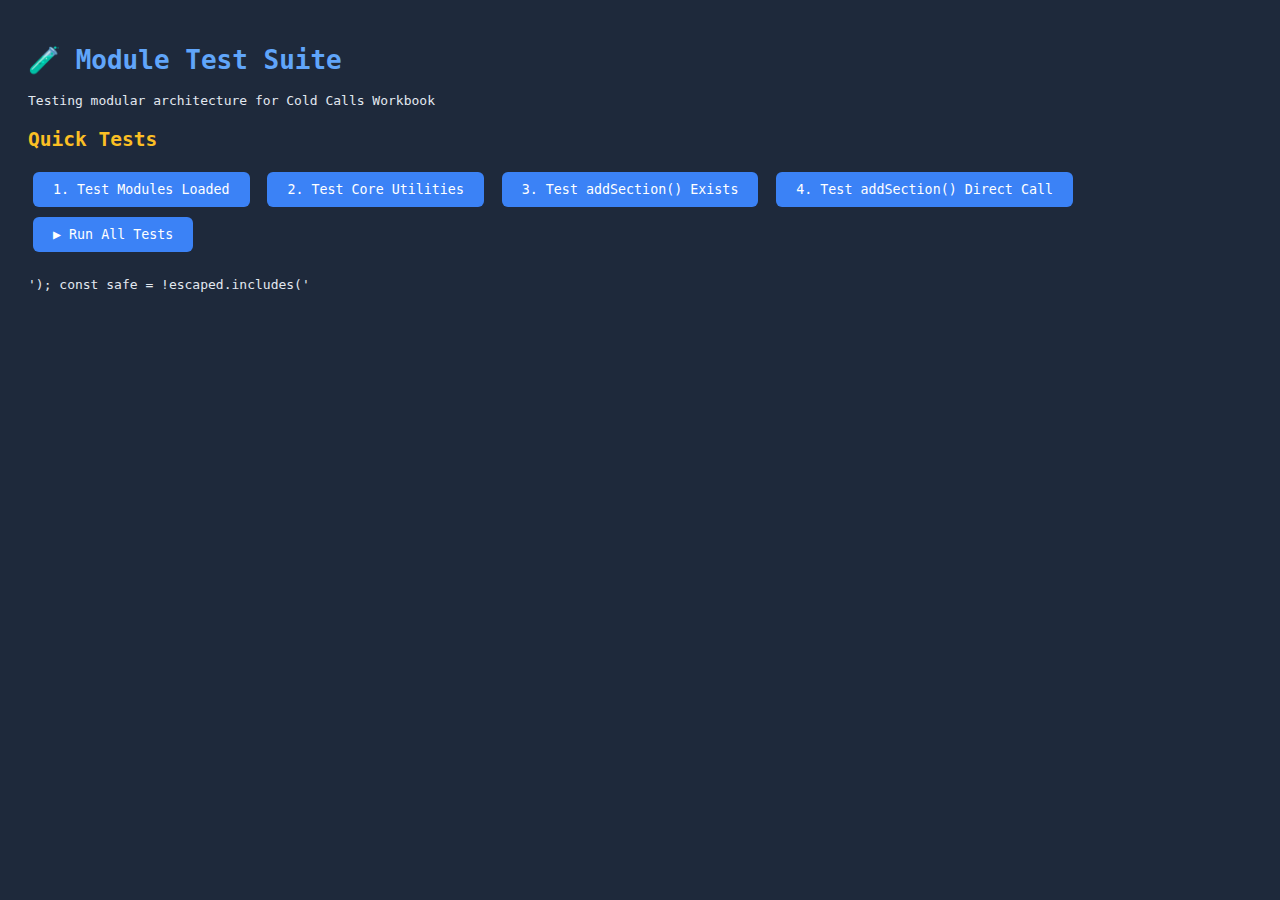
<file: Cold-Calls-Workbook/test-modules.html>
<!DOCTYPE html>
<html>
<head>
  <title>Module Test Suite</title>
  <style>
    body {
      font-family: monospace;
      padding: 20px;
      background: #1e293b;
      color: #e2e8f0;
    }
    .test {
      margin: 10px 0;
      padding: 10px;
      border-radius: 6px;
      background: #334155;
    }
    .pass {
      border-left: 4px solid #10b981;
    }
    .fail {
      border-left: 4px solid #ef4444;
    }
    h1 {
      color: #60a5fa;
    }
    h2 {
      color: #fbbf24;
      margin-top: 20px;
    }
    button {
      background: #3b82f6;
      color: white;
      border: none;
      padding: 10px 20px;
      border-radius: 6px;
      cursor: pointer;
      margin: 5px;
      font-family: monospace;
    }
    button:hover {
      background: #2563eb;
    }
    #results {
      margin-top: 20px;
    }
  </style>
</head>
<body>
  <h1>🧪 Module Test Suite</h1>
  <p>Testing modular architecture for Cold Calls Workbook</p>
  
  <h2>Quick Tests</h2>
  <button onclick="testModulesLoaded()">1. Test Modules Loaded</button>
  <button onclick="testCoreUtilities()">2. Test Core Utilities</button>
  <button onclick="testAddSectionExists()">3. Test addSection() Exists</button>
  <button onclick="testAddSectionDirect()">4. Test addSection() Direct Call</button>
  <button onclick="runAllTests()">▶ Run All Tests</button>
  
  <div id="results"></div>

  <script src="modules/core.js?v=test"></script>
  <script src="modules/storage.js?v=test"></script>
  <script src="modules/sections.js?v=test"></script>
  <script src="modules/developer-ui.js?v=test"></script>
  <script src="modules/main.js?v=test"></script>

  <script>
    const results = document.getElementById('results');
    
    function addResult(test, passed, message) {
      const div = document.createElement('div');
      div.className = 'test ' + (passed ? 'pass' : 'fail');
      div.innerHTML = `
        <strong>${passed ? '✅' : '❌'} ${test}</strong><br>
        <small>${message}</small>
      `;
      results.appendChild(div);
      console.log(`${passed ? '✅' : '❌'} ${test}: ${message}`);
    }
    
    function testModulesLoaded() {
      results.innerHTML = '<h2>Test Results: Modules Loaded</h2>';
      
      const modules = [
        'qs', 'qsa', 'esc', 'devLog', 'showToast',
        'saveDeveloperData', 'loadDeveloperData',
        'addSection', 'deleteSection', 'updateSidebarNavigation',
        'setupDeveloperUI', 'removeDeveloperUI'
      ];
      
      modules.forEach(fn => {
        const exists = typeof window[fn] === 'function';
        addResult(
          `Function: ${fn}()`,
          exists,
          exists ? 'Function exists and is callable' : 'Function NOT found'
        );
      });
      
      // Check global variables
      const vars = ['developerMode', 'devLogs', 'KEY', 'DEV_KEY'];
      vars.forEach(v => {
        const exists = typeof window[v] !== 'undefined';
        addResult(
          `Variable: ${v}`,
          exists,
          exists ? `Value: ${JSON.stringify(window[v])}` : 'Variable NOT found'
        );
      });
    }
    
    function testCoreUtilities() {
      results.innerHTML = '<h2>Test Results: Core Utilities</h2>';
      
      // Test qs
      try {
        const body = qs('body');
        addResult('qs("body")', body !== null, 'Found body element');
      } catch (e) {
        addResult('qs("body")', false, 'Error: ' + e.message);
      }
      
      // Test qsa
      try {
        const buttons = qsa('button');
        addResult('qsa("button")', buttons.length > 0, `Found ${buttons.length} buttons`);
      } catch (e) {
        addResult('qsa("button")', false, 'Error: ' + e.message);
      }
      
      // Test esc
      try {
        const escaped = esc('<script>alert("xss")</script>');
        const safe = !escaped.includes('<script>');
        addResult('esc()', safe, safe ? 'HTML escaped correctly' : 'Escaping FAILED');
      } catch (e) {
        addResult('esc()', false, 'Error: ' + e.message);
      }
      
      // Test devLog
      try {
        const before = devLogs.length;
        devLog('Test message');
        const after = devLogs.length;
        addResult('devLog()', after > before, `Log entries: ${before} → ${after}`);
      } catch (e) {
        addResult('devLog()', false, 'Error: ' + e.message);
      }
    }
    
    function testAddSectionExists() {
      results.innerHTML = '<h2>Test Results: addSection() Function</h2>';
      
      const exists = typeof addSection === 'function';
      addResult('addSection exists', exists, exists ? 'Function is defined' : 'Function NOT found');
      
      if (exists) {
        const src = addSection.toString();
        addResult('Has try/catch', src.includes('try'), 'Error handling present');
        addResult('Has logging', src.includes('devLog'), 'Debug logging present');
        addResult('Has alerts', src.includes('alert'), 'User alerts present');
        addResult('Has afterSectionId param', src.includes('afterSectionId'), 'Parameter defined');
      }
    }
    
    function testAddSectionDirect() {
      results.innerHTML = '<h2>Test Results: Direct addSection() Call</h2>';
      
      // Create a test section
      const testSection = document.createElement('div');
      testSection.className = 'section';
      testSection.id = 'test-section-1';
      testSection.innerHTML = '<div class="question-panel"><div class="question-text">Test</div></div>';
      document.body.appendChild(testSection);
      
      addResult('Test section created', true, 'Section #test-section-1 added to DOM');
      
      try {
        const before = document.querySelectorAll('.section').length;
        addResult('Sections before', true, `Count: ${before}`);
        
        // THIS IS THE CRITICAL TEST
        addResult('Calling addSection()', true, 'Executing addSection("test-section-1")...');
        addSection('test-section-1');
        
        const after = document.querySelectorAll('.section').length;
        addResult('Sections after', after > before, `Count: ${before} → ${after}`);
        
        const success = after > before;
        addResult(
          '🎯 ADD SECTION WORKS!',
          success,
          success 
            ? '✅ Function executed successfully!' 
            : '❌ Function did not create new section'
        );
        
      } catch (e) {
        addResult('addSection() execution', false, 'ERROR: ' + e.message);
        console.error('Test error:', e);
      }
    }
    
    function runAllTests() {
      results.innerHTML = '<h2>Running All Tests...</h2>';
      
      setTimeout(() => {
        testModulesLoaded();
        setTimeout(() => {
          testCoreUtilities();
          setTimeout(() => {
            testAddSectionExists();
            setTimeout(() => {
              testAddSectionDirect();
            }, 500);
          }, 500);
        }, 500);
      }, 500);
    }
    
    // Auto-run on load
    console.log('🧪 Test suite loaded. Click buttons to run tests.');
  </script>
</body>
</html>
</file>
<file: Cold-Call-Workbook/styles.css>
:root{
  --navy:#0b1020;
  --teal:#0e7a72;
  --teal-700:#0c6a63;
  --orange:#f97316;
  --paper:#e9eef6;           /* was #f6f8fb */
  --card:#f3f4f6;            /* was #ffffff */
  --ink:#0b1020;
}
*{box-sizing:border-box}
html,body{margin:0;height:100%;font-family:Inter,system-ui,-apple-system,Segoe UI,Roboto,Ubuntu,Cantarell,Noto Sans,sans-serif;color:#111827;background:linear-gradient(180deg, #e9eef6 0%, #e5ebf4 100%);font-size:16px;line-height:1.6;-webkit-font-smoothing:antialiased;-moz-osx-font-smoothing:grayscale;letter-spacing:.15px}
a{color:inherit}
/* Layout */
.sidebar{position:fixed;top:0;left:0;bottom:0;width:290px;background:#0f172a;color:#e2e8f0;border-right:1px solid #334155;display:flex;flex-direction:column;padding:18px;gap:14px}
.brand h1{font-size:1.1rem;margin:0 0 6px 0;letter-spacing:.2px}
.brand p{font-size:.95rem;margin:0;color:#cbd5e1}
.toc{display:flex;flex-direction:column;gap:6px;margin-top:6px}
.toc a{padding:10px 12px;border-radius:10px;text-decoration:none;color:#e2e8f0;border:1px solid transparent;transition:transform .08s ease, background .15s ease, border-color .2s ease}
.toc a:hover{background:#0e1633;transform:translateX(2px);border-color:#3b4a65}
.toc a.active{background:#0b5f59}
.side-actions{margin-top:auto;display:flex;flex-direction:column;gap:8px}
.side-actions button{padding:10px 12px;border-radius:12px;border:1px solid #1f2937;background:#0f766e;color:white;cursor:pointer;transition:transform .08s ease, box-shadow .15s ease}
.side-actions button:hover{transform:translateY(-1px);box-shadow:0 6px 14px rgba(0,0,0,.25)}
.side-actions .primary{background:#0f766e}
.content{position:relative;margin-left:290px;width:calc(100% - 290px);padding:16px 28px 120px}
/* Cards and questions */
.card{background:var(--card);border:1px solid #d1d5db;border-radius:18px;padding:20px 20px 12px;margin:18px auto;box-shadow:0 10px 28px rgba(15,23,42,.10);animation:pop .18s ease-out;max-width:1200px}
@media (min-width:1600px){.card{max-width:1400px}}
@keyframes pop{from{transform:scale(.995);opacity:.97}to{transform:scale(1);opacity:1}}
h2{font-size:1.08rem;margin:0 0 10px 0;color:var(--ink);letter-spacing:.2px}
.grid{display:grid;gap:12px}
.grid-4{grid-template-columns:repeat(4,1fr)}
@media (max-width:1200px){.grid-4{grid-template-columns:repeat(2,1fr)}}
@media (max-width:760px){.grid-4{grid-template-columns:1fr} .sidebar{width:240px} .content{margin-left:240px;width:calc(100% - 240px)}}
label{display:block;font-size:1rem;font-weight:500}
input,textarea{width:100%;padding:12px 12px;border:1px solid #cbd5e1;border-radius:12px;background:#f8fafc;font-size:1rem;line-height:1.55;transition:border-color .15s ease, box-shadow .15s ease}
input:focus,textarea:focus{outline:none;border-color:#0f766e;box-shadow:0 0 0 3px rgba(15,118,110,.18)}
.q{margin:16px 0;padding:14px;border-left:5px solid var(--orange);background:linear-gradient(90deg, rgba(249,115,22,.07), transparent 60%);border-radius:12px;transition:box-shadow .15s ease}
.q:hover{box-shadow:0 8px 18px rgba(15,23,42,.08)}
.chips{display:flex;gap:8px;flex-wrap:wrap;margin-top:8px}
.chips button{padding:10px 12px;border:1px solid #94a3b8;background:#f8fafc;border-radius:12px;cursor:pointer;transition:transform .08s ease, box-shadow .12s ease, border-color .15s ease, background .15s ease, color .15s ease;font-weight:600}
.chips button:hover{transform:translateY(-1px);box-shadow:0 8px 14px rgba(15,23,42,.12);border-color:#64748b}
/* Strong active state */
.chips button.active{
  background:#0f766e;color:#ffffff;border-color:#0f766e;
  box-shadow:0 0 0 2px rgba(15,118,110,.45), inset 0 -2px 0 rgba(0,0,0,.12);
}
.chips button.active:hover{background:#115e59;border-color:#115e59}
.chips button:focus-visible{outline:3px solid rgba(15,118,110,.4);outline-offset:2px}
.prompt{margin-bottom:6px;padding:10px 12px;background:#f8fafcfff;border:1px solid #d1d5db;border-radius:10px;font-weight:500}
.token{display:inline-block;padding:0 2px;border-bottom:none;border-radius:4px;min-width:1ch;background:rgba(15,118,110,.10)}
.token:focus{outline:2px solid rgba(15,118,110,.35);background:rgba(15,118,110,.15)}
.hidden{display:none!important}
/* Notes collapse */
.notes{margin-top:8px;border:1px dashed #cbd5e1;border-radius:12px;padding:0;overflow:hidden;transition:max-height .18s ease, padding .18s ease, border-color .18s ease}
.notes.collapsed{max-height:0;padding:0;border-color:transparent}
.notes:not(.collapsed){max-height:260px;padding:8px}
.notes textarea{width:100%;min-height:140px;border-radius:10px}
/* Visible trigger */
.notes-trigger{display:inline-block;margin-top:8px;border:1px solid #94a3b8;background:#f8fafc;border-radius:999px;padding:6px 10px;font-size:.9rem;cursor:pointer;transition:background .15s ease, transform .08s ease}
.notes-trigger:hover{background:#e6ebf3;transform:translateY(-1px)}

/* Appointment grid */
#appt-grid .appt-row{display:grid;grid-template-columns:1fr 1fr;gap:12px;align-items:end;margin:8px 0}
#appt-grid .datecell{display:grid;grid-template-columns:auto auto 1fr;align-items:center;gap:8px}
.remove-time{border:1px solid #e11d48;background:#fee2e2;color:#991b1b;border-radius:8px;padding:2px 8px;cursor:pointer}
.remove-time:hover{background:#fecaca}
.timecell label,.datecell label{margin-bottom:2px}
/* toast */
.toast{position:fixed;right:24px;bottom:24px;background:#0f766e;color:#fff;padding:10px 14px;border-radius:10px;box-shadow:0 10px 24px rgba(0,0,0,.25);opacity:0;transform:translateY(8px);transition:opacity .15s ease, transform .15s ease}
.toast.show{opacity:1;transform:translateY(0)}
.hidden{display:none}

#appt-grid .datecell{display:grid;grid-template-rows:auto auto;gap:6px}
#appt-grid .datehead{display:flex;align-items:center;gap:8px}
</file>
<file: Cold-Calls-Workbook/styles.css>
:root{
  --navy:#0b1020;
  --teal:#0e7a72;
  --teal-700:#0c6a63;
  --orange:#f97316;
  --paper:#e9eef6;
  --card:#f3f4f6;
  --ink:#111827;
}
*{box-sizing:border-box}
html,body{margin:0;height:100%;font-family:Inter,system-ui,-apple-system,Segoe UI,Roboto,Ubuntu,Cantarell,Noto Sans,sans-serif;color:var(--ink);background:linear-gradient(180deg,#e9eef6 0%,#e5ebf4 100%);font-size:16px;line-height:1.6;-webkit-font-smoothing:antialiased;letter-spacing:.15px}
a{color:inherit}
/* Layout */
.sidebar{position:fixed;top:0;left:0;bottom:0;width:290px;background:#0f172a;color:#e2e8f0;border-right:1px solid #334155;display:flex;flex-direction:column;padding:18px;gap:14px}
.brand h1{font-size:1.1rem;margin:0 0 6px 0}
.brand p{font-size:.95rem;margin:0;color:#cbd5e1}
.toc{display:flex;flex-direction:column;gap:6px;margin-top:6px}
.toc a{padding:10px 12px;border-radius:10px;text-decoration:none;color:#e2e8f0;border:1px solid transparent;transition:transform .08s ease, background .15s ease, border-color .2s ease}
.toc a:hover{background:#0e1633;transform:translateX(2px);border-color:#3b4a65}
.toc a.active{background:#0b5f59}
.side-actions{margin-top:auto;display:flex;flex-direction:column;gap:8px}
.side-actions button{padding:10px 12px;border-radius:12px;border:1px solid #1f2937;background:#0f766e;color:white;cursor:pointer;transition:transform .08s ease, box-shadow .15s ease}
.side-actions button:hover{transform:translateY(-1px);box-shadow:0 6px 14px rgba(0,0,0,.25)}
.side-actions .primary{background:#0f766e}
.content{position:relative;margin-left:290px;width:calc(100% - 290px);padding:16px 28px 120px}
/* Cards and questions */
.card{background:var(--card);border:1px solid #d1d5db;border-radius:18px;padding:20px 20px 12px;margin:18px auto;box-shadow:0 10px 28px rgba(15,23,42,.10);animation:pop .18s ease-out;max-width:1200px}
@media (min-width:1600px){.card{max-width:1400px}}
@keyframes pop{from{transform:scale(.995);opacity:.97}to{transform:scale(1);opacity:1}}
h2{font-size:1.08rem;margin:0 0 10px 0;color:var(--ink)}
.grid{display:grid;gap:12px}
.grid-4{grid-template-columns:repeat(4,1fr)}
@media (max-width:1200px){.grid-4{grid-template-columns:repeat(2,1fr)}}
@media (max-width:760px){.grid-4{grid-template-columns:1fr} .sidebar{width:240px} .content{margin-left:240px;width:calc(100% - 240px)}}
label{display:block;font-size:1rem;font-weight:600}
input,textarea{width:100%;padding:12px 12px;border:1px solid #cbd5e1;border-radius:12px;background:#f8fafc;font-size:1rem;line-height:1.55;transition:border-color .15s ease, box-shadow .15s ease}
input:focus,textarea:focus{outline:none;border-color:#0f766e;box-shadow:0 0 0 3px rgba(15,118,110,.18)}
.q{margin:16px 0;padding:14px;border-left:5px solid var(--orange);background:linear-gradient(90deg, rgba(249,115,22,.07), transparent 60%);border-radius:12px;transition:box-shadow .15s ease}
.q:hover{box-shadow:0 8px 18px rgba(15,23,42,.08)}
.chips{display:flex;gap:8px;flex-wrap:wrap;margin-top:8px}
.chips button{padding:10px 12px;border:1px solid #94a3b8;background:#f8fafc;border-radius:12px;cursor:pointer;transition:transform .08s ease, box-shadow .12s ease, border-color .15s ease, background .15s ease, color .15s ease;font-weight:700}
.chips button:hover{transform:translateY(-1px);box-shadow:0 8px 14px rgba(15,23,42,.12);border-color:#64748b}
.chips button.active{background:#0f766e;color:#ffffff;border-color:#0f766e;box-shadow:0 0 0 2px rgba(15,118,110,.45), inset 0 -2px 0 rgba(0,0,0,.12)}
.chips button.active:hover{background:#0c6a63;border-color:#0c6a63}
.chips button:focus-visible{outline:3px solid rgba(15,118,110,.4);outline-offset:2px}
.prompt{margin-bottom:6px;padding:10px 12px;background:#eef2f7;border:1px solid #d1d5db;border-radius:10px;font-weight:600}
.token{display:inline-block;padding:0 2px;border-bottom:none;border-radius:4px;min-width:1ch;background:rgba(15,118,110,.10)}
/* Notes collapse */
.notes{margin-top:8px;border:1px dashed #cbd5e1;border-radius:12px;padding:0;overflow:hidden;transition:max-height .18s ease, padding .18s ease, border-color .18s ease}
.notes.collapsed{max-height:0;padding:0;border-color:transparent}
.notes:not(.collapsed){max-height:260px;padding:8px}
.notes textarea{width:100%;min-height:120px;border-radius:10px}
/* Visible trigger */
.notes-trigger{display:inline-block;margin-top:8px;border:1px solid #94a3b8;background:#f8fafc;border-radius:999px;padding:6px 10px;font-size:.9rem;cursor:pointer;transition:background .15s ease, transform .08s ease}
.notes-trigger:hover{background:#e6ebf3;transform:translateY(-1px)}
/* Appointment grid */
#appt-grid .appt-row{display:grid;grid-template-columns:1fr 1fr;gap:12px;align-items:end;margin:8px 0}
#appt-grid .datecell{display:grid;grid-template-rows:auto auto;gap:6px}
#appt-grid .datehead{display:flex;align-items:center;gap:8px}
.remove-time{border:1px solid #e11d48;background:#fee2e2;color:#991b1b;border-radius:8px;padding:2px 8px;cursor:pointer}
.remove-time:hover{background:#fecaca}
.timecell label,.datecell label{margin-bottom:2px}
/* toast */
.toast{position:fixed;right:24px;bottom:24px;background:#0f766e;color:#fff;padding:10px 14px;border-radius:10px;box-shadow:0 10px 24px rgba(0,0,0,.25);opacity:0;transform:translateY(8px);transition:opacity .15s ease, transform .15s ease}
.toast.show{opacity:1;transform:translateY(0)}
.hidden{display:none}
</file>
